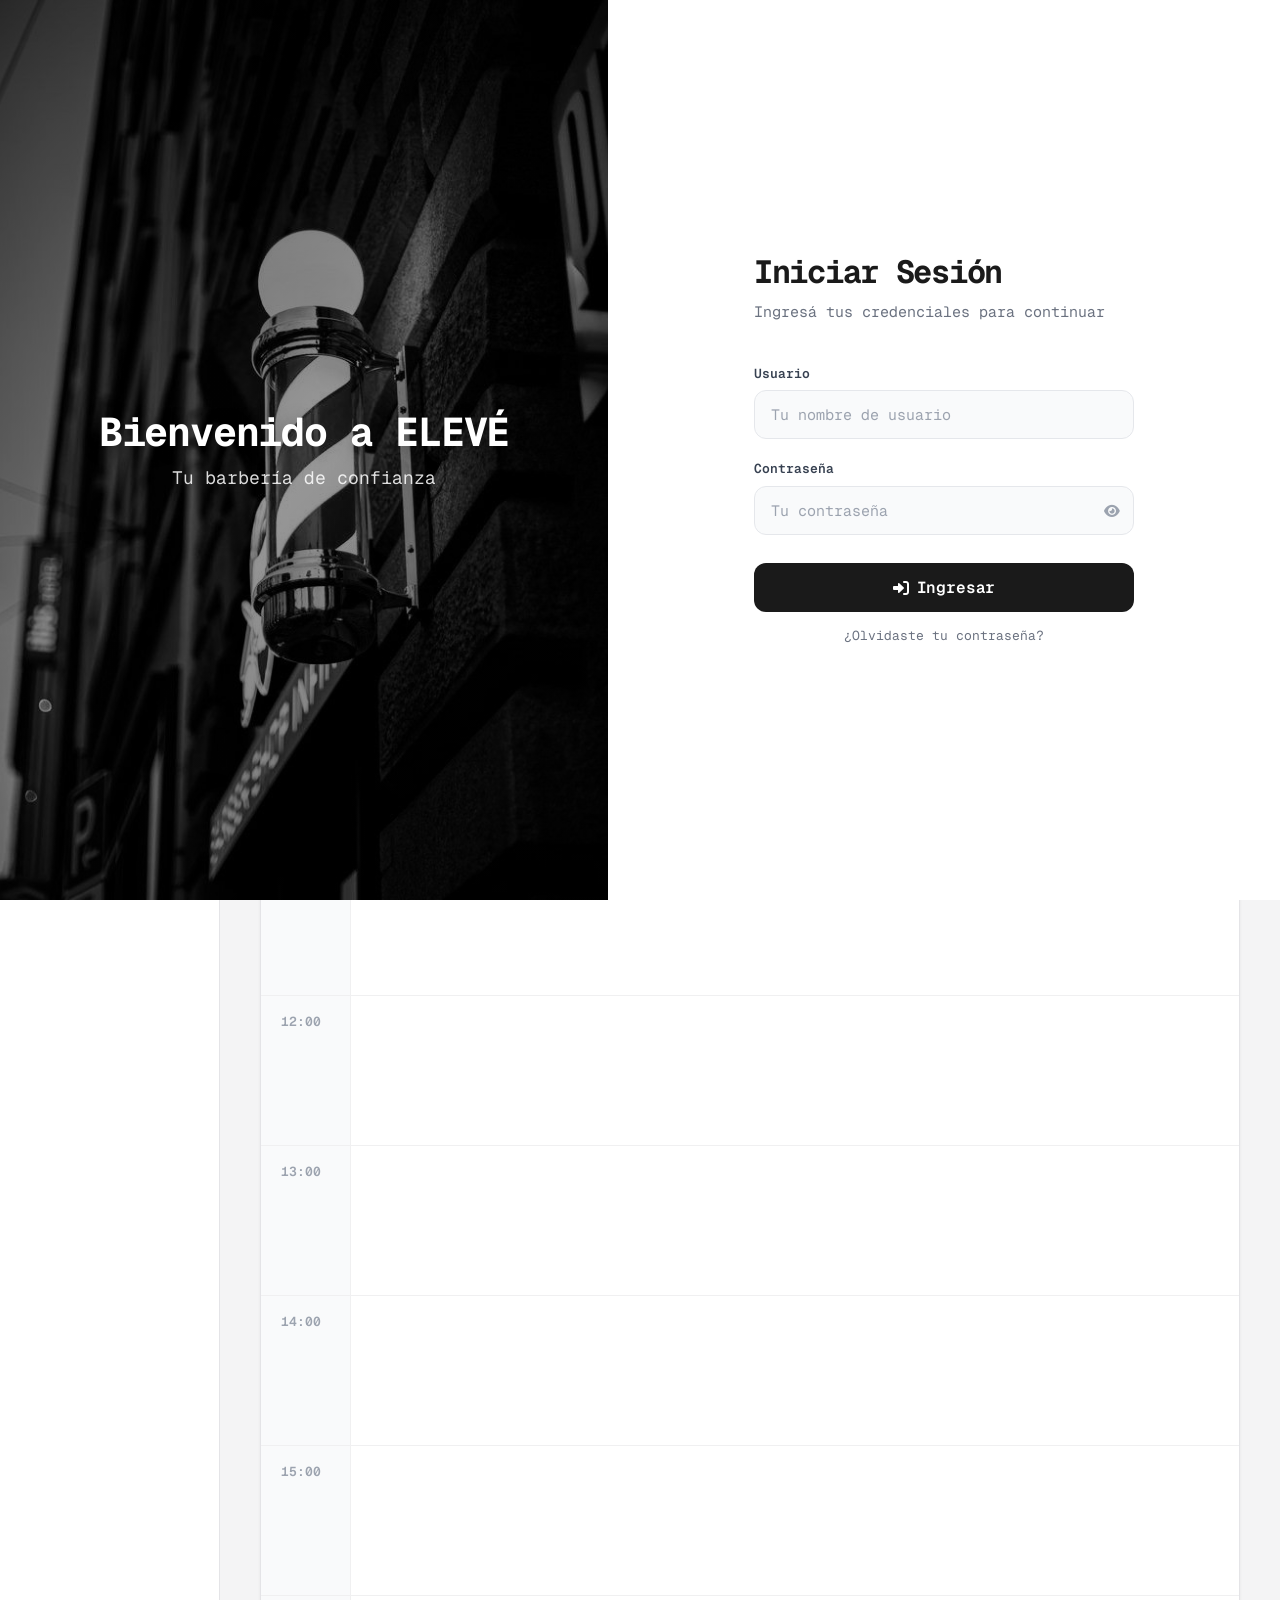
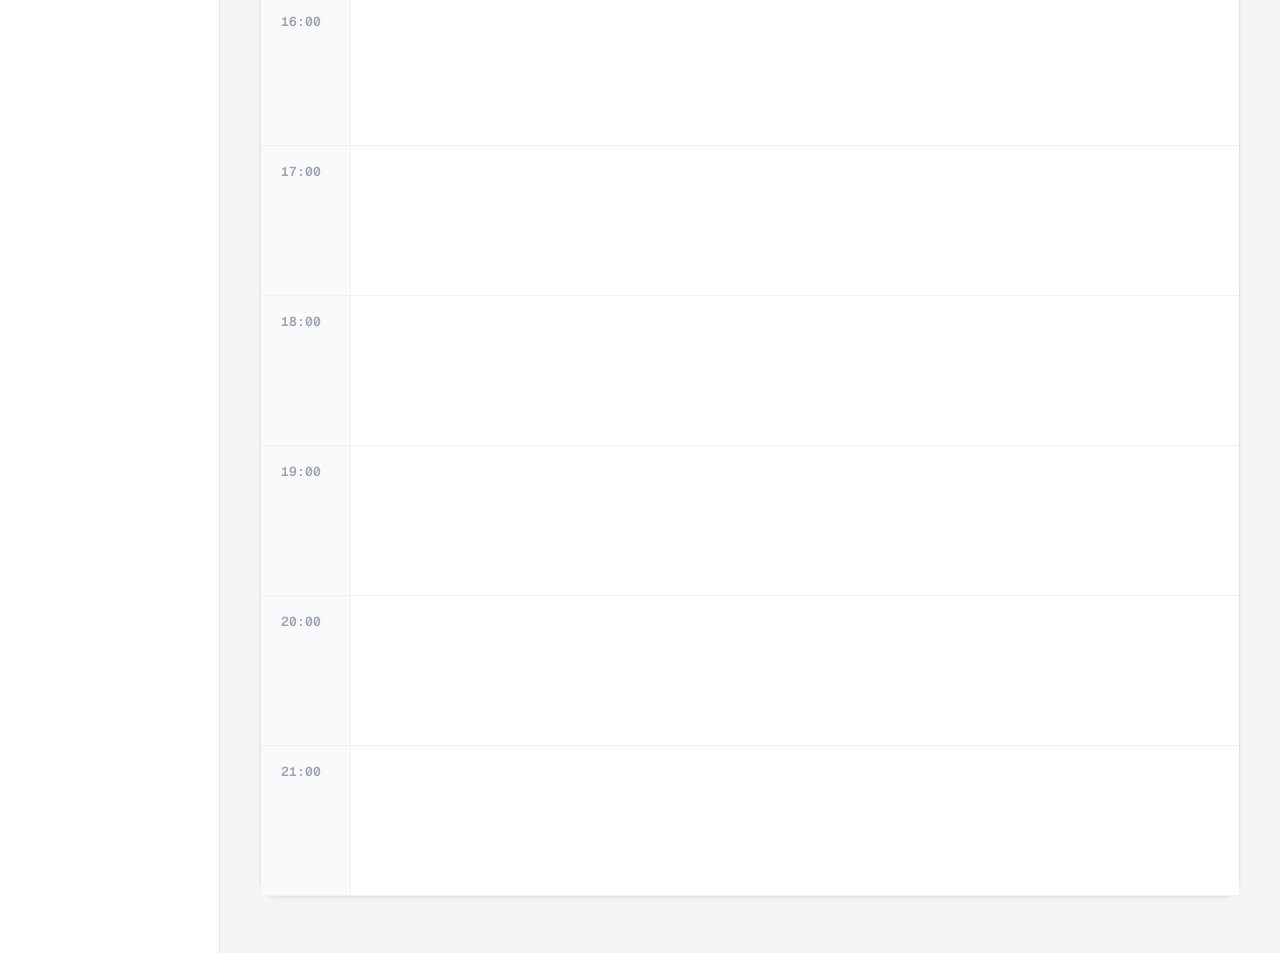
<file: FRONTEND/Dashboard/index.html>
<!DOCTYPE html>
<html lang="es">

<head>
    <meta charset="UTF-8">
    <meta name="viewport" content="width=device-width, initial-scale=1.0">
    <title>ELEVÉ - Gestión de Peluquería</title>
    <link rel="preconnect" href="https://fonts.googleapis.com">
    <link rel="preconnect" href="https://fonts.gstatic.com" crossorigin>
    <link href="https://fonts.googleapis.com/css2?family=Geist+Mono:wght@400;500;600;700&display=swap" rel="stylesheet">
    <link rel="stylesheet" href="./style.css">
    <link href="https://cdnjs.cloudflare.com/ajax/libs/font-awesome/6.0.0/css/all.min.css" rel="stylesheet">
</head> 

<body>
    <!-- Actualizando todas las clases a español -->
    <!-- Overlay de Login - Pantalla dividida -->
    <div id="login-overlay" class="login-overlay">
        <!-- Lado izquierdo: Imagen -->
        <div class="login-imagen">
            <div class="login-imagen-contenido">
                <h2 class="login-imagen-titulo">Bienvenido a ELEVÉ</h2>
                <p class="login-imagen-subtitulo">Tu barbería de confianza</p>
            </div>
        </div>

        <!-- Lado derecho: Formulario -->
        <div class="login-formulario">
            <div class="login-card">
                <div id="login-header-principal" class="login-header">
                    <h1 class="login-titulo">Iniciar Sesión</h1>
                    <p class="login-subtitulo">Ingresá tus credenciales para continuar</p>
                </div>
                <form id="form-login" class="login-form" autocomplete="off">
                    <div class="grupo-formulario">
                        <label class="form-label" for="login-usuario">Usuario</label>
                        <input type="text" id="login-usuario" class="form-input" placeholder="Tu nombre de usuario"
                            required autocomplete="username">
                    </div>
                    <div class="grupo-formulario">
                        <label class="form-label" for="login-password">Contraseña</label>
                        <div class="input-password-wrapper">
                            <input type="password" id="login-password" class="form-input" placeholder="Tu contraseña"
                                required autocomplete="current-password">
                            <button type="button" id="toggle-login-password" class="btn-toggle-password"
                                title="Mostrar contraseña">
                                <i class="fas fa-eye"></i>
                            </button>
                        </div>
                    </div>
                    <div id="login-error" class="login-error"></div>
                    <button type="submit" class="boton-primario login-btn-submit">
                        <i class="fas fa-sign-in-alt"></i>
                        Ingresar
                    </button>
                    <a href="#" id="link-recuperar" class="login-recuperar-link">¿Olvidaste tu contraseña?</a>
                </form>

                <!-- Panel recuperar contraseña (oculto por defecto) -->
                <div id="panel-recuperar" class="panel-recuperar" style="display:none">
                    <div class="login-header">
                        <h1 class="login-titulo">Recuperar contraseña</h1>
                        <p id="recuperar-subtitulo" class="login-subtitulo">Ingresá tu mail y te enviamos las
                            instrucciones</p>
                    </div>

                    <!-- Paso 1: Email -->
                    <div id="recuperar-paso1">
                        <div class="grupo-formulario">
                            <label class="form-label" for="recuperar-email">Correo electrónico</label>
                            <input type="email" id="recuperar-email" class="form-input" placeholder="tu@mail.com"
                                autocomplete="email">
                        </div>
                        <div id="recuperar-error" class="login-error"></div>
                        <button type="button" id="btn-enviar-mail" class="boton-primario login-btn-submit">
                            <i class="fas fa-paper-plane"></i>
                            Enviar instrucciones
                        </button>
                    </div>

                    <!-- Paso 2: Nueva contraseña (oculto hasta simular envío) -->
                    <div id="recuperar-paso2" style="display:none">
                        <div class="grupo-formulario">
                            <label class="form-label" for="recuperar-nueva">Nueva contraseña</label>
                            <input type="password" id="recuperar-nueva" class="form-input"
                                placeholder="Nueva contraseña">
                        </div>
                        <div class="grupo-formulario">
                            <label class="form-label" for="recuperar-confirmar">Confirmar contraseña</label>
                            <input type="password" id="recuperar-confirmar" class="form-input"
                                placeholder="Repetí la nueva contraseña">
                        </div>
                        <div id="recuperar-error2" class="login-error"></div>
                        <button type="button" id="btn-confirmar-recuperar" class="boton-primario login-btn-submit">
                            <i class="fas fa-key"></i>
                            Cambiar contraseña
                        </button>
                    </div>

                    <a href="#" id="link-volver-login" class="login-recuperar-link">← Volver al inicio de sesión</a>
                </div>

   <!--              <p class="login-demo-hint">
                    <span><strong>admin</strong> / admin123</span>
                    <span><strong>empleado</strong> / empleado123</span>
                </p> -->
            </div>
        </div>
    </div>

    <header class="encabezado">
        <div class="contenido-encabezado">
            <button type="button" id="btn-menu-hamburguesa" class="btn-menu-hamburguesa"
                aria-label="Abrir menú de navegación" aria-expanded="false" aria-controls="menu-navegacion-mobile">
                <i class="fas fa-bars" aria-hidden="true"></i>
            </button>
            <div class="seccion-logo">
                <img src="img/logo-eleve-02.jpg" alt="ELEVÉ Barbería" width="200">
            </div>
            <div class="header-acciones">
                <div id="info-usuario-header"></div>
                <button id="btn-logout" class="boton-icono" title="Cerrar sesión" aria-label="Cerrar sesión">
                    <i class="fas fa-sign-out-alt"></i>
                </button>
            </div>
        </div>
    </header>

    <div id="menu-nav-overlay" class="menu-nav-overlay" hidden></div>

    <div class="contenedor-principal">
        <aside class="barra-lateral" id="menu-navegacion-mobile">
            <div class="menu-lateral-cabecera">
                <div class="menu-lateral-brand">
                    <img src="img/logo-eleve-02.jpg" alt="ELEVÉ Barbería" class="menu-lateral-logo">
                </div>
                <button type="button" id="btn-cerrar-menu-nav" class="boton-icono" aria-label="Cerrar menú">
                    <i class="fas fa-times"></i>
                </button>
            </div>
            <nav class="navegacion" aria-label="Navegación principal">
                <button class="boton-navegacion activo" data-tab="agenda">
                    <i class="fas fa-calendar"></i>
                    Agenda
                </button>
                <button class="boton-navegacion" data-tab="financiero">
                    <i class="fas fa-chart-bar"></i>
                    Dashboard
                </button>
                <button class="boton-navegacion" data-tab="clientes">
                    <i class="fas fa-users"></i>
                    Clientes
                </button>
                <!-- Agregando botones para Servicios y Empleados -->
                <button class="boton-navegacion" data-tab="servicios">
                    <i class="fas fa-cut"></i>
                    Servicios
                </button>
                <button class="boton-navegacion" data-tab="caja">
                    <i class="fas fa-cash-register"></i>
                    Caja
                </button>
                <button class="boton-navegacion" data-tab="productos">
                    <i class="fas fa-box"></i>
                    Productos
                </button>
                <button class="boton-navegacion" data-tab="negocio">
                    <i class="fas fa-store"></i>
                    Negocio
                </button>
                <button class="boton-navegacion" data-tab="empleados">
                    <i class="fas fa-user-tie"></i>
                    Empleados
                </button>
                <button class="boton-navegacion" data-tab="usuarios">
                    <i class="fas fa-shield-alt"></i>
                    Usuarios
                </button>
            </nav>
        </aside>

        <main class="contenido">
            <div id="agenda" class="contenido-pestana activo">
                <div class="encabezado-pagina">
                    <div class="titulo-pagina">
                        <h2>Agenda del Día</h2>
                        <p id="current-date"></p>
                    </div>
                    <div class="acciones-pagina">
                        <button class="boton-secundario" id="btnHistorial">
                            <svg fill="none" stroke="currentColor" viewBox="0 0 24 24" style="width:15px;height:15px;"><path stroke-linecap="round" stroke-linejoin="round" stroke-width="2" d="M12 8v4l3 3m6-3a9 9 0 11-18 0 9 9 0 0118 0z"/></svg>
                            Historial
                        </button>
                        <button class="boton-primario" id="btnNuevoTurno">
                            <i class="fas fa-plus"></i>
                            Nuevo Turno
                        </button>
                    </div>
                </div>

                <div class="cuadricula-estadisticas">
                    <div class="tarjeta-estadistica">
                        <div class="icono-estadistica azul">
                            <i class="fas fa-calendar"></i>
                        </div>
                        <div class="informacion-estadistica">
                            <p class="etiqueta-estadistica">Total Turnos</p>
                            <p class="valor-estadistica" id="total-appointments">4</p>
                        </div>
                    </div>
                    <div class="tarjeta-estadistica">
                        <div class="icono-estadistica">
                            <i class="fas fa-clock"></i>
                        </div>
                        <div class="informacion-estadistica">
                            <p class="etiqueta-estadistica">Turnos Reservados</p>
                            <p class="valor-estadistica" id="reserved-appointments">2</p>
                        </div>
                    </div>
                    <div class="tarjeta-estadistica">
                        <div class="icono-estadistica">
                            <i class="fas fa-user"></i>
                        </div>
                        <div class="informacion-estadistica">
                            <p class="etiqueta-estadistica">Turnos Completados</p>
                            <p class="valor-estadistica" id="completed-appointments">1</p>
                        </div>
                    </div>
                    <div class="tarjeta-estadistica">
                        <div class="icono-estadistica">
                            <i class="fas fa-dollar-sign"></i>
                        </div>
                        <div class="informacion-estadistica">
                            <p class="etiqueta-estadistica">Ingresos Día</p>
                            <p class="valor-estadistica" id="daily-revenue">$113</p>
                        </div>
                    </div>
                </div>

                <div class="contenedor-principal-agenda">
                    <div class="tarjeta">
                        <div class="barra-navegacion-agenda">
                            <div class="navegacion-pestanas" id="navPestanas"></div>
                            <div class="leyenda-estados" id="leyendaEstados"></div>
                        </div>
                        <!-- Encabezado con fecha -->
                        <div class="encabezado-grilla">
                            <div class="info-encabezado">
                                <svg class="icono" id="iconoEncabezado" fill="none" stroke="currentColor"
                                    viewBox="0 0 24 24">
                                    <circle cx="12" cy="12" r="10" stroke-width="2" />
                                    <path d="M12 6v6l4 2" stroke-width="2" stroke-linecap="round" />
                                </svg>
                                <div>
                                    <div class="titulo-encabezado" id="tituloEncabezado"></div>
                                    <div class="subtitulo-encabezado" id="subtituloEncabezado"></div>
                                </div>
                            </div>

                            <div class="navegacion-fecha">
                                <button class="boton-icono" id="btnDiaAnterior" title="Día anterior">
                                    <svg class="icono" fill="none" stroke="currentColor" viewBox="0 0 24 24">
                                        <path d="M15 19l-7-7 7-7" stroke-width="2" stroke-linecap="round"
                                            stroke-linejoin="round" />
                                    </svg>
                                </button>

                                <button class="boton-primario" id="btnHoy">
                                    <svg class="icono" fill="none" stroke="currentColor" viewBox="0 0 24 24">
                                        <rect x="3" y="4" width="18" height="18" rx="2" ry="2" stroke-width="2" />
                                        <line x1="16" y1="2" x2="16" y2="6" stroke-width="2" stroke-linecap="round" />
                                        <line x1="8" y1="2" x2="8" y2="6" stroke-width="2" stroke-linecap="round" />
                                        <line x1="3" y1="10" x2="21" y2="10" stroke-width="2" />
                                    </svg>
                                    <span class="texto-btn-hoy">Hoy</span>
                                </button>

                                <button class="boton-icono" id="btnDiaSiguiente" title="Día siguiente">
                                    <svg class="icono" fill="none" stroke="currentColor" viewBox="0 0 24 24">
                                        <path d="M9 5l7 7-7 7" stroke-width="2" stroke-linecap="round"
                                            stroke-linejoin="round" />
                                    </svg>
                                </button>
                            </div>
                        </div>

                        <!-- Grilla de turnos -->
                        <div class="contenedor-grilla">
                            <div class="envoltorio-grilla">
                                <div class="cabecera-grilla">
                                    <div class="celda-cabecera">Hora</div>
                                    <div class="celda-cabecera">Turnos del día</div>
                                </div>

                                <div class="cuerpo-grilla" id="cuerpoGrilla">



                                </div>
                            </div>
                        </div>
                    </div>
                </div>

                <!-- Modal -->
                <div class="modal" id="modalSuperpuesto">
                    <div class="contenido-modal">
                        <div class="encabezado-modal">
                            <h3 id="tituloModal">Detalles del Turno</h3>
                            <button class="cerrar-modal" id="btnCerrarModal">&times;</button>
                        </div>
                        <div class="cuerpo-modal" id="cuerpoModal"></div>
                    </div>
                </div>
            </div>

            <div id="financiero" class="contenido-pestana">
                <div class="encabezado-pagina">
                    <div class="titulo-pagina">
                        <h2>Dashboard</h2>
                        <p>Rendimiento del Negocio </p>
                    </div>
                    <div class="acciones-pagina">
                        <div class="grupo-periodo" id="period-selector">
                            <button class="btn-periodo" data-periodo="day">Día</button>
                            <button class="btn-periodo activo" data-periodo="week">Semana</button>
                            <button class="btn-periodo" data-periodo="month">Mes</button>
                        </div>
                    </div>
                </div>

                <div class="cuadricula-financiera">
                    <div class="tarjeta-financiera ingresos-totales">
                        <div class="encabezado-financiero">
                            <i class="fas fa-dollar-sign"></i>
                            <span>Ingresos Totales</span>
                        </div>
                        <div class="contenido-financiero">
                            <p class="cantidad-financiera" id="kpi-total-revenue">$0</p>
                            <div class="indicador-crecimiento positivo" id="kpi-revenue-change">
                                <span>↗ 0%</span>
                            </div>
                        </div>
                    </div>
                    <div class="tarjeta-financiera servicios">
                        <div class="encabezado-financiero">
                            <i class="fas fa-calendar-check"></i>
                            <span>Turnos Completados</span>
                        </div>
                        <div class="contenido-financiero">
                            <p class="contador-financiero" id="kpi-total-appts">0</p>
                            <p class="ingresos-financieros" id="kpi-avg-revenue-appt">$0 por turno</p>
                        </div>
                    </div>
                    <div class="tarjeta-financiera productos">
                        <div class="encabezado-financiero">
                            <i class="fas fa-chart-line"></i>
                            <span>Tasa de Ocupación</span>
                        </div>
                        <div class="contenido-financiero">
                            <p class="contador-financiero" id="kpi-occupancy-rate">0%</p>
                            <p class="ingresos-financieros" id="kpi-total-hours">0 horas</p>
                        </div>
                    </div>
                </div>

                <div class="cuadricula-metricas-clave">
                    <div class="tarjeta-metrica">
                        <div class="encabezado-metrica">
                            <div class="icono-metrica">
                                <i class="fas fa-user-plus"></i>
                            </div>
                        </div>
                        <div class="valor-metrica" id="metric-nuevos-clientes">0</div>
                        <div class="etiqueta-metrica">Clientes Nuevos</div>
                    </div>
                    <div class="tarjeta-metrica">
                        <div class="encabezado-metrica">
                            <div class="icono-metrica">
                                <i class="fas fa-heart"></i>
                            </div>
                        </div>
                        <div class="valor-metrica" id="metric-fidelidad-kpi">0%</div>
                        <div class="etiqueta-metrica">Tasa de Fidelidad</div>
                    </div>
                    <div class="tarjeta-metrica">
                        <div class="encabezado-metrica">
                            <div class="icono-metrica">
                                <i class="fas fa-calendar-times"></i>
                            </div>
                        </div>
                        <div class="valor-metrica" id="metric-cancelacion-kpi">0%</div>
                        <div class="etiqueta-metrica">Tasa de Cancelación</div>
                    </div>
                    <div class="tarjeta-metrica">
                        <div class="encabezado-metrica">
                            <div class="icono-metrica">
                                <i class="fas fa-user-clock"></i>
                            </div>
                        </div>
                        <div class="valor-metrica" id="metric-ausentes-kpi">0</div>
                        <div class="etiqueta-metrica">Turnos Ausentes</div>
                    </div>
                </div>


                <div class="cuadricula-kpi-3-col">

                    <div class="tarjeta-grafico">
                        <div class="encabezado-grafico">
                            <i class="fas fa-user-tie"></i>
                            <h4>Servicios por Empleado</h4>
                        </div>
                        <div class="contenedor-grafico">
                            <div class="grafico-barras" id="grafico-servicios-empleado"></div>
                        </div>
                    </div>

                    <div class="tarjeta-grafico">
                        <div class="encabezado-grafico">
                            <i class="fas fa-chart-pie"></i>
                            <h4>Ocupación por Empleado</h4>
                        </div>
                        <div class="contenedor-grafico">
                            <div class="grafico-ocupacion" id="grafico-ocupacion-empleado"></div>
                        </div>
                    </div>

                    <div class="tarjeta-grafico">
                        <div class="encabezado-grafico">
                            <i class="fas fa-clock"></i>
                            <h4>Horas Pico (Turnos por Hora)</h4>
                        </div>
                        <div class="contenedor-grafico">
                            <div class="grafico-linea-contenedor" id="grafico-turnos-hora-contenedor"></div>
                        </div>
                    </div>

                    <div class="tarjeta-grafico">
                        <div class="encabezado-grafico">
                            <i class="fas fa-star"></i>
                            <h4>Servicios Populares</h4>
                        </div>
                        <div class="contenedor-grafico" id="dona-servicios-populares"></div>
                    </div>

                    <div class="tarjeta-grafico">
                        <div class="encabezado-grafico">
                            <i class="fas fa-users"></i>
                            <h4>Fidelidad de Clientes</h4>
                        </div>
                        <div class="contenedor-grafico" id="dona-fidelidad-clientes"></div>
                    </div>

                    <div class="tarjeta-grafico">
                        <div class="encabezado-grafico">
                            <i class="fas fa-tasks"></i>
                            <h4>Estado de Turnos</h4>
                        </div>
                        <div class="contenedor-grafico" id="dona-estado-turnos"></div>
                    </div>

                </div>

            </div>

            <!-- Actualizando sección de Clientes -->
            <div id="clientes" class="contenido-pestana">
                <div class="encabezado-pagina">
                    <div class="titulo-pagina">
                        <h2>Gestión de Clientes</h2>
                        <p>Administra la información de tus clientes</p>
                    </div>
                    <div class="acciones-pagina">
                        <button class="boton-primario" id="btn-nuevo-cliente">
                            <i class="fas fa-plus"></i>
                            Nuevo Cliente
                        </button>
                    </div>
                </div>
                <!-- AGREGAR DESPUÉS DEL encabezado-pagina EN CLIENTES -->
                <div class="metricas-seccion">
                    <div class="tarjeta-metrica">
                        <div class="encabezado-metrica">
                            <div class="icono-metrica">
                                <i class="fas fa-users"></i>
                            </div>
                            <span class="tendencia-metrica positiva">Total</span>
                        </div>
                        <div class="valor-metrica" id="total-clientes">0</div>
                        <div class="etiqueta-metrica">Clientes Registrados</div>
                        <div class="detalle-metrica">En la base de datos</div>
                    </div>

                    <div class="tarjeta-metrica">
                        <div class="encabezado-metrica">
                            <div class="icono-metrica">
                                <i class="fas fa-calendar-check"></i>
                            </div>
                            <span class="tendencia-metrica neutral">Mes</span>
                        </div>
                        <div class="valor-metrica" id="clientes-mes">0</div>
                        <div class="etiqueta-metrica">Nuevos Este Mes</div>
                        <div class="detalle-metrica">Últimos 30 días</div>
                    </div>

                    <div class="tarjeta-metrica">
                        <div class="encabezado-metrica">
                            <div class="icono-metrica">
                                <i class="fas fa-star"></i>
                            </div>
                            <span class="tendencia-metrica positiva">Top</span>
                        </div>
                        <div class="valor-metrica" id="clientes-frecuentes">0</div>
                        <div class="etiqueta-metrica">Clientes Frecuentes</div>
                        <div class="detalle-metrica">Más de 5 visitas</div>
                    </div>
                </div>

                <div class="tarjeta">
                    <div class="contenido-tarjeta">
                        <input type="text" id="buscador-clientes" class="entrada-busqueda buscador-lista"
                            placeholder="Buscar clientes...">
                        <div id="lista-clientes" class="lista-elementos"></div>
                    </div>
                </div>
            </div>

            <!-- Agregando sección de Servicios -->
            <div id="servicios" class="contenido-pestana">
                <div class="encabezado-pagina">
                    <div class="titulo-pagina">
                        <h2>Gestión de Servicios</h2>
                        <p>Administra los servicios que ofreces</p>
                    </div>

                    <div class="acciones-pagina">
                        <button class="boton-primario" id="btn-nuevo-servicio">
                            <i class="fas fa-plus"></i>
                            Nuevo Servicio
                        </button>
                    </div>
                </div>
                <div class="metricas-seccion">
                    <div class="tarjeta-metrica">
                        <div class="encabezado-metrica">
                            <div class="icono-metrica">
                                <i class="fas fa-cut"></i>
                            </div>
                            <span class="tendencia-metrica positiva">Total</span>
                        </div>
                        <div class="valor-metrica" id="total-servicios">0</div>
                        <div class="etiqueta-metrica">Servicios Activos</div>
                        <div class="detalle-metrica">Disponibles para agendar</div>
                    </div>

                    <div class="tarjeta-metrica">
                        <div class="encabezado-metrica">
                            <div class="icono-metrica">
                                <i class="fas fa-dollar-sign"></i>
                            </div>
                            <span class="tendencia-metrica neutral">Promedio</span>
                        </div>
                        <div class="valor-metrica" id="precio-promedio">$0</div>
                        <div class="etiqueta-metrica">Precio Promedio</div>
                        <div class="detalle-metrica">Por servicio</div>
                    </div>

                    <div class="tarjeta-metrica">
                        <div class="encabezado-metrica">
                            <div class="icono-metrica">
                                <i class="fas fa-clock"></i>
                            </div>
                            <span class="tendencia-metrica neutral">Duración</span>
                        </div>
                        <div class="valor-metrica" id="duracion-promedio">0min</div>
                        <div class="etiqueta-metrica">Duración Promedio</div>
                        <div class="detalle-metrica">Por servicio</div>
                    </div>
                </div>

                <div class="tarjeta">
                    <div class="contenido-tarjeta">
                        <input type="text" id="buscador-servicios" class="entrada-busqueda buscador-lista"
                            placeholder="Buscar servicios...">
                        <div id="lista-servicios" class="lista-elementos"></div>
                    </div>
                </div>
            </div>

            <!-- Módulo Caja (POS) -->
            <div id="caja" class="contenido-pestana">
                <div class="encabezado-pagina encabezado-caja">
                    <div class="titulo-pagina">
                        <h2>Caja</h2>
                        <p class="subtitulo-caja">Carrito de ventas y cobros del día</p>
                    </div>
                    <div class="acciones-pagina acciones-caja">
                        <span id="estado-caja-badge" class="estado-caja-badge abierta">Caja abierta</span>
                        <button type="button" class="boton-secundario btn-caja-header" id="btn-abrir-caja" style="display:none">
                            <i class="fas fa-door-open"></i><span>Abrir</span>
                        </button>
                        <button type="button" class="boton-secundario btn-caja-header" id="btn-cerrar-caja">
                            <i class="fas fa-door-closed"></i><span>Cerrar</span>
                        </button>
                    </div>
                </div>

                <div class="metricas-seccion metricas-caja">
                    <div class="tarjeta-metrica">
                        <div class="encabezado-metrica">
                            <div class="icono-metrica"><i class="fas fa-dollar-sign"></i></div>
                            <span class="tendencia-metrica positiva">Hoy</span>
                        </div>
                        <div class="valor-metrica valor-tabular" id="caja-total-dia">$0</div>
                        <div class="etiqueta-metrica">Total vendido</div>
                    </div>
                    <div class="tarjeta-metrica">
                        <div class="encabezado-metrica">
                            <div class="icono-metrica"><i class="fas fa-receipt"></i></div>
                        </div>
                        <div class="valor-metrica valor-tabular" id="caja-cant-ventas">0</div>
                        <div class="etiqueta-metrica">Ventas del día</div>
                    </div>
                    <div class="tarjeta-metrica metrica-carrito-mobile">
                        <div class="encabezado-metrica">
                            <div class="icono-metrica"><i class="fas fa-shopping-basket"></i></div>
                        </div>
                        <div class="valor-metrica valor-tabular" id="carrito-contador">0</div>
                        <div class="etiqueta-metrica">Ítems en carrito</div>
                    </div>
                </div>

                <div class="layout-caja">
                    <section class="caja-catalogo" aria-label="Catálogo de productos">
                        <div class="caja-catalogo-toolbar">
                            <input type="search" id="buscador-caja" class="entrada-busqueda"
                                placeholder="Buscar producto..." autocomplete="off">
                            <div class="filtros-chips-scroll">
                                <div class="filtros-chips" id="filtros-categoria-caja" role="group" aria-label="Filtrar por categoría"></div>
                            </div>
                        </div>
                        <div class="grid-productos-caja" id="grid-productos-caja"></div>
                    </section>

                    <div class="caja-carrito-overlay" id="caja-carrito-overlay" hidden></div>

                    <aside class="caja-carrito-panel" id="caja-carrito-panel" aria-label="Carrito de compra">
                        <div class="carrito-sheet">
                            <div class="carrito-panel-handle" aria-hidden="true"></div>
                            <header class="carrito-header">
                                <h3>Carrito <span class="carrito-header-count" id="carrito-header-count"></span></h3>
                                <div class="carrito-header-actions">
                                    <button type="button" class="carrito-btn-vaciar" id="btn-vaciar-carrito">Vaciar</button>
                                    <button type="button" class="carrito-btn-cerrar" id="btn-cerrar-carrito-mobile" aria-label="Cerrar carrito">
                                        <i class="fas fa-times"></i>
                                    </button>
                                </div>
                            </header>

                            <div class="carrito-sheet-body">
                                <div class="carrito-vinculos">
                                    <div class="carrito-campo">
                                        <label for="select-turno-caja">Turno</label>
                                        <select id="select-turno-caja" class="form-select">
                                            <option value="">Venta mostrador</option>
                                        </select>
                                    </div>
                                    <div class="carrito-campo">
                                        <label for="carrito-cliente">Cliente</label>
                                        <input type="text" id="carrito-cliente" class="form-input"
                                            placeholder="Opcional" autocomplete="off">
                                    </div>
                                </div>

                                <div class="carrito-items" id="carrito-items"></div>

                                <details class="ventas-dia-collapsible" id="ventas-dia-collapsible">
                                    <summary>
                                        Ventas de hoy
                                        <span class="ventas-dia-badge" id="ventas-dia-count">0</span>
                                    </summary>
                                    <div class="ventas-dia-seccion">
                                        <button type="button" class="carrito-btn-vaciar" id="btn-ver-ventas-dia">Actualizar</button>
                                        <div id="ventas-dia-lista" class="ventas-dia-lista"></div>
                                    </div>
                                </details>
                            </div>

                            <footer class="carrito-sheet-footer">
                                <div class="carrito-totales">
                                    <div class="carrito-fila-total carrito-fila-total-final">
                                        <span>Total</span>
                                        <strong class="valor-tabular" id="carrito-total">$0</strong>
                                    </div>
                                    <span class="carrito-subtotal-oculto valor-tabular" id="carrito-subtotal" aria-hidden="true">$0</span>
                                </div>
                                <button type="button" class="boton-primario btn-cobrar-caja" id="btn-cobrar-caja" disabled>
                                    Cobrar
                                </button>
                            </footer>
                        </div>
                    </aside>
                </div>

                <div class="caja-mobile-dock" id="caja-mobile-dock">
                    <button type="button" class="caja-dock-ver-carrito" id="btn-toggle-carrito-mobile" aria-expanded="false">
                        <i class="fas fa-shopping-bag"></i>
                        <span>Ver carrito</span>
                        <span class="caja-dock-badge" id="caja-dock-badge">0</span>
                    </button>
                    <div class="caja-dock-totales">
                        <span class="caja-dock-total valor-tabular" id="caja-dock-total">$0</span>
                        <span class="caja-dock-items" id="caja-dock-items">Sin ítems</span>
                    </div>
                    <button type="button" class="boton-primario caja-dock-cobrar" id="btn-cobrar-caja-mobile" disabled>
                        Cobrar
                    </button>
                </div>
            </div>

            <!-- Módulo Productos -->
            <div id="productos" class="contenido-pestana">
                <div class="encabezado-pagina">
                    <div class="titulo-pagina">
                        <h2>Gestión de Productos</h2>
                        <p>Catálogo de productos para la caja</p>
                    </div>
                    <div class="acciones-pagina">
                        <button class="boton-primario" id="btn-nuevo-producto">
                            <i class="fas fa-plus"></i><span>Nuevo Producto</span>
                        </button>
                    </div>
                </div>

                <div class="metricas-seccion">
                    <div class="tarjeta-metrica">
                        <div class="encabezado-metrica">
                            <div class="icono-metrica"><i class="fas fa-box"></i></div>
                        </div>
                        <div class="valor-metrica" id="total-productos">0</div>
                        <div class="etiqueta-metrica">Productos activos</div>
                    </div>
                    <div class="tarjeta-metrica">
                        <div class="encabezado-metrica">
                            <div class="icono-metrica"><i class="fas fa-exclamation-triangle"></i></div>
                        </div>
                        <div class="valor-metrica" id="productos-stock-bajo">0</div>
                        <div class="etiqueta-metrica">Stock bajo (≤5)</div>
                    </div>
                    <div class="tarjeta-metrica">
                        <div class="encabezado-metrica">
                            <div class="icono-metrica"><i class="fas fa-tag"></i></div>
                        </div>
                        <div class="valor-metrica" id="precio-promedio-productos">$0</div>
                        <div class="etiqueta-metrica">Precio promedio</div>
                    </div>
                </div>

                <div class="tarjeta">
                    <div class="contenido-tarjeta">
                        <div class="toolbar-productos">
                            <input type="search" id="buscador-productos" class="entrada-busqueda buscador-lista"
                                placeholder="Buscar productos...">
                            <select id="filtro-categoria-productos" class="form-select filtro-categoria-select">
                                <option value="todas">Todas las categorías</option>
                            </select>
                        </div>
                        <div id="lista-productos" class="lista-elementos"></div>
                    </div>
                </div>
            </div>

            <!-- Módulo Negocio -->
            <div id="negocio" class="contenido-pestana">
                <div class="encabezado-pagina">
                    <div class="titulo-pagina">
                        <h2>Configuración del Negocio</h2>
                        <p>Datos del local, redes, horarios y variables globales</p>
                    </div>
                </div>

                <div class="layout-negocio">
                    <nav class="negocio-subnav-scroll">
                        <nav class="negocio-subnav" aria-label="Secciones de configuración">
                        <button type="button" class="activo" data-seccion-negocio="general">
                            <i class="fas fa-building"></i> General
                        </button>
                        <button type="button" data-seccion-negocio="redes">
                            <i class="fas fa-share-alt"></i> Redes
                        </button>
                        <button type="button" data-seccion-negocio="ubicacion">
                            <i class="fas fa-map-marker-alt"></i> Ubicación
                        </button>
                        <button type="button" data-seccion-negocio="horarios">
                            <i class="fas fa-clock"></i> Horarios
                        </button>
                        </nav>
                    </nav>

                    <div class="negocio-contenido">
                        <div class="negocio-preview-lateral">
                            <div class="tarjeta negocio-preview-card-wrap">
                                <h4>Vista previa pública</h4>
                                <div id="negocio-preview-card" class="negocio-preview-card"></div>
                            </div>
                            <div class="tarjeta negocio-maps-preview-wrap">
                                <h4>Mapa</h4>
                                <iframe id="negocio-maps-preview" class="negocio-maps-iframe" title="Ubicación"
                                    loading="lazy" referrerpolicy="no-referrer-when-downgrade"></iframe>
                            </div>
                        </div>

                        <div class="negocio-formularios">
                            <div id="negocio-panel-general" class="negocio-seccion-panel activo tarjeta">
                                <h3>Información general</h3>
                                <form id="form-negocio-general">
                                    <div class="negocio-logo-upload">
                                        <img id="negocio-logo-preview" src="img/logo-eleve-02.jpg" alt="Logo">
                                        <div>
                                            <label for="negocio-logo-input" class="boton-secundario boton-subir-logo">
                                                <i class="fas fa-upload"></i> Subir logo
                                            </label>
                                            <input type="file" id="negocio-logo-input" accept="image/*" hidden>
                                            <p class="form-help-text">JPG o PNG. Se guarda solo en demo local.</p>
                                        </div>
                                    </div>
                                    <div class="grupo-formulario">
                                        <label for="negocio-nombre">Nombre del negocio</label>
                                        <input type="text" id="negocio-nombre" class="form-input" required>
                                    </div>
                                    <div class="grupo-formulario">
                                        <label for="negocio-slogan">Slogan</label>
                                        <input type="text" id="negocio-slogan" class="form-input">
                                    </div>
                                    <div class="grupo-formulario">
                                        <label for="negocio-mensaje-reserva">Mensaje en reservas</label>
                                        <textarea id="negocio-mensaje-reserva" class="form-input" rows="2"></textarea>
                                    </div>
                                    <div class="grupo-formulario">
                                        <label for="negocio-politica">Política de cancelación</label>
                                        <textarea id="negocio-politica" class="form-input" rows="2"></textarea>
                                    </div>
                                    <button type="submit" class="boton-primario">Guardar</button>
                                </form>
                            </div>

                            <div id="negocio-panel-redes" class="negocio-seccion-panel tarjeta">
                                <h3>Contacto y redes</h3>
                                <form id="form-negocio-redes">
                                    <div class="grupo-formulario">
                                        <label for="negocio-telefono"><i class="fas fa-phone"></i> Teléfono</label>
                                        <input type="tel" id="negocio-telefono" class="form-input">
                                    </div>
                                    <div class="grupo-formulario">
                                        <label for="negocio-email"><i class="fas fa-envelope"></i> Email</label>
                                        <input type="email" id="negocio-email" class="form-input">
                                    </div>
                                    <div class="grupo-formulario">
                                        <label for="negocio-whatsapp"><i class="fab fa-whatsapp"></i> WhatsApp (número sin +)</label>
                                        <input type="text" id="negocio-whatsapp" class="form-input" placeholder="5491112345678">
                                    </div>
                                    <div class="grupo-formulario">
                                        <label for="negocio-instagram"><i class="fab fa-instagram"></i> Instagram URL</label>
                                        <input type="url" id="negocio-instagram" class="form-input">
                                    </div>
                                    <div class="grupo-formulario">
                                        <label for="negocio-facebook"><i class="fab fa-facebook"></i> Facebook URL</label>
                                        <input type="url" id="negocio-facebook" class="form-input">
                                    </div>
                                    <button type="submit" class="boton-primario">Guardar</button>
                                </form>
                            </div>

                            <div id="negocio-panel-ubicacion" class="negocio-seccion-panel tarjeta">
                                <h3>Ubicación</h3>
                                <form id="form-negocio-ubicacion">
                                    <div class="grupo-formulario">
                                        <label for="negocio-direccion">Dirección</label>
                                        <input type="text" id="negocio-direccion" class="form-input">
                                    </div>
                                    <div class="grupo-formulario">
                                        <label for="negocio-maps-link">Link de Google Maps</label>
                                        <input type="url" id="negocio-maps-link" class="form-input">
                                    </div>
                                    <div class="grupo-formulario">
                                        <label for="negocio-maps-embed">Iframe embed de Maps</label>
                                        <textarea id="negocio-maps-embed" class="form-input" rows="3"
                                            placeholder="https://www.google.com/maps/embed?pb=..."></textarea>
                                    </div>
                                    <button type="submit" class="boton-primario">Guardar</button>
                                </form>
                            </div>

                            <div id="negocio-panel-horarios" class="negocio-seccion-panel tarjeta">
                                <h3>Horarios de atención</h3>
                                <div id="tabla-horarios-negocio" class="tabla-horarios-negocio"></div>
                                <button type="button" class="boton-primario" id="btn-guardar-horarios">Guardar horarios</button>

                                <hr class="negocio-separador">

                                <h3>Días cerrados / feriados</h3>
                                <div class="agregar-dia-cerrado-fila">
                                    <input type="date" id="negocio-dia-cerrado-fecha" class="form-input">
                                    <input type="text" id="negocio-dia-cerrado-motivo" class="form-input"
                                        placeholder="Motivo (opcional)">
                                    <button type="button" class="boton-secundario" id="btn-agregar-dia-cerrado">
                                        <i class="fas fa-plus"></i> Agregar
                                    </button>
                                </div>
                                <div id="lista-dias-cerrados" class="lista-dias-cerrados"></div>
                            </div>
                        </div>
                    </div>
                </div>
            </div>

            <!-- Sección de Empleados -->
            <div id="empleados" class="contenido-pestana">
                <div class="encabezado-pagina">
                    <div class="titulo-pagina">
                        <h2>Gestión de Empleados</h2>
                        <p>Administra tu equipo de trabajo</p>
                    </div>
                    <div class="acciones-pagina">
                        <button class="boton-primario" id="btn-nuevo-empleado">
                            <i class="fas fa-plus"></i>
                            Nuevo Empleado
                        </button>
                    </div>
                </div>

                <!-- Solo las 4 métricas principales -->
                <div class="metricas-empleados">
                    <div class="tarjeta-metrica">
                        <div class="encabezado-metrica">
                            <div class="icono-metrica">
                                <i class="fas fa-users"></i>
                            </div>
                            <span class="tendencia-metrica positiva">Activo</span>
                        </div>
                        <div class="valor-metrica" id="total-empleados">0</div>
                        <div class="etiqueta-metrica">Total Empleados</div>
                        <div class="detalle-metrica" id="empleados-activos-detalle">0 activos</div>
                    </div>

                    <div class="tarjeta-metrica">
                        <div class="encabezado-metrica">
                            <div class="icono-metrica">
                                <i class="fas fa-calendar-check"></i>
                            </div>
                            <span class="tendencia-metrica neutral">Hoy</span>
                        </div>
                        <div class="valor-metrica" id="turnos-hoy">0</div>
                        <div class="etiqueta-metrica">Turnos Asignados</div>
                        <div class="detalle-metrica">Para el día de hoy</div>
                    </div>

                    <div class="tarjeta-metrica">
                        <div class="encabezado-metrica">
                            <div class="icono-metrica">
                                <i class="fas fa-star"></i>
                            </div>
                            <span class="tendencia-metrica positiva">Top</span>
                        </div>
                        <div class="valor-metrica" id="promedio-servicios">0</div>
                        <div class="etiqueta-metrica">Promedio Servicios/Día</div>
                        <div class="detalle-metrica">Por empleado</div>
                    </div>

                    <div class="tarjeta-metrica">
                        <div class="encabezado-metrica">
                            <div class="icono-metrica">
                                <i class="fas fa-clock"></i>
                            </div>
                            <span class="tendencia-metrica neutral">Tiempo</span>
                        </div>
                        <div class="valor-metrica" id="horas-trabajadas">0h</div>
                        <div class="etiqueta-metrica">Horas Trabajadas</div>
                        <div class="detalle-metrica">Esta semana</div>
                    </div>
                </div>

                <!-- Lista de empleados -->
                <div class="tarjeta">
                    <div class="contenido-tarjeta">
                        <input type="text" id="buscador-empleados" class="entrada-busqueda buscador-lista"
                            placeholder="Buscar empleados...">
                        <div id="lista-empleados" class="lista-elementos"></div>
                    </div>
                </div>
            </div>

            <!-- Módulo Usuarios -->
            <div id="usuarios" class="contenido-pestana">
                <div class="encabezado-pagina">
                    <div class="titulo-pagina">
                        <h2>Usuarios del Sistema</h2>
                        <p>Administra quién tiene acceso al panel de gestión</p>
                    </div>
                    <div class="acciones-pagina">
                        <button class="boton-primario" id="btn-nuevo-usuario">
                            <i class="fas fa-plus"></i>
                            Nuevo Usuario
                        </button>
                    </div>
                </div>

                <!-- Métricas -->
                <div class="metricas-seccion">
                    <div class="tarjeta-metrica">
                        <div class="encabezado-metrica">
                            <div class="icono-metrica">
                                <i class="fas fa-users"></i>
                            </div>
                            <span class="tendencia-metrica neutral">Total</span>
                        </div>
                        <div class="valor-metrica" id="total-usuarios">0</div>
                        <div class="etiqueta-metrica">Usuarios Registrados</div>
                        <div class="detalle-metrica">Con acceso al sistema</div>
                    </div>

                    <div class="tarjeta-metrica">
                        <div class="encabezado-metrica">
                            <div class="icono-metrica">
                                <i class="fas fa-shield-alt"></i>
                            </div>
                            <span class="tendencia-metrica positiva">Admin</span>
                        </div>
                        <div class="valor-metrica" id="total-admins">0</div>
                        <div class="etiqueta-metrica">Administradores</div>
                        <div class="detalle-metrica">Acceso completo</div>
                    </div>

                    <div class="tarjeta-metrica">
                        <div class="encabezado-metrica">
                            <div class="icono-metrica">
                                <i class="fas fa-user-tie"></i>
                            </div>
                            <span class="tendencia-metrica neutral">Equipo</span>
                        </div>
                        <div class="valor-metrica" id="total-empleados-usuarios">0</div>
                        <div class="etiqueta-metrica">Empleados</div>
                        <div class="detalle-metrica">Acceso limitado</div>
                    </div>
                </div>

                <!-- Lista de usuarios -->
                <div class="tarjeta">
                    <div class="contenido-tarjeta">
                        <input type="text" id="buscador-usuarios" class="entrada-busqueda buscador-lista"
                            placeholder="Buscar usuarios...">
                        <div id="lista-usuarios" class="lista-elementos"></div>
                    </div>
                </div>
            </div>

        </main>
    </div>

    <!-- Actualizar modal de clientes para eliminar onclick -->
    <div id="modal-cliente" class="modal">
        <div class="contenido-modal">
            <div class="encabezado-modal">
                <h3 id="titulo-modal-cliente">Editar Cliente</h3>
                <button class="cerrar-modal">
                    <i class="fas fa-times"></i>
                </button>
            </div>
            <div class="cuerpo-modal">
                <form id="form-cliente">
                    <input type="hidden" id="cliente-id">
                    <div class="grupo-formulario">
                        <label for="cliente-nombre">Nombre</label>
                        <input type="text" id="cliente-nombre" placeholder="Nombre completo" required>
                    </div>
                    <div class="grupo-formulario">
                        <label for="cliente-telefono">Teléfono</label>
                        <input type="tel" id="cliente-telefono" placeholder="+54 9 11 1234-5678" required>
                    </div>
                    <div class="grupo-formulario">
                        <label for="cliente-email">Email</label>
                        <input type="email" id="cliente-email" placeholder="cliente@email.com">
                    </div>
                    <div class="grupo-formulario">
                        <label for="cliente-notas">Preferencias</label>
                        <textarea id="cliente-notas" placeholder="Tipo de corte preferido, alergiás, notas..."
                            rows="3"></textarea>
                    </div>
                </form>
            </div>
            <div class="pie-modal">
                <button type="button" class="boton-secundario btn-cancelar-cliente">Cancelar</button>
                <button type="submit" form="form-cliente" class="boton-primario">Guardar</button>
            </div>
        </div>
    </div>

    <!-- Actualizar modal de servicios para eliminar onclick -->
    <div id="modal-servicio" class="modal">
        <div class="contenido-modal">
            <div class="encabezado-modal">
                <h3 id="titulo-modal-servicio">Nuevo Servicio</h3>
                <button class="cerrar-modal">
                    <i class="fas fa-times"></i>
                </button>
            </div>
            <div class="cuerpo-modal">
                <form id="form-servicio">
                    <input type="hidden" id="servicio-id">
                    <div class="grupo-formulario">
                        <label for="servicio-nombre">Nombre del Servicio</label>
                        <input type="text" id="servicio-nombre" placeholder="Ej: Corte Clásico" required>
                    </div>
                    <div class="grupo-formulario">
                        <label for="servicio-descripcion">Descripción</label>
                        <textarea id="servicio-descripcion" placeholder="Descripción del servicio..."
                            rows="3"></textarea>
                    </div>
                    <div class="grupo-formulario">
                        <label for="servicio-precio">Precio ($)</label>
                        <input type="number" id="servicio-precio" placeholder="10000" min="0" step="100" required>
                    </div>
                    <div class="grupo-formulario">
                        <label for="servicio-duracion">Duración (minutos)</label>
                        <input type="number" id="servicio-duracion" placeholder="30" min="5" step="5" required>
                    </div>
                    <div class="grupo-formulario">
                        <div class="label-pros-header">
                            <label>Profesionales asignados</label>
                            <span id="contador-pros-servicio" class="pill-contador-pros vacio">Sin asignados</span>
                        </div>
                        <p class="form-help-text">Esta relación se edita desde el módulo de empleados.</p>
                        <div id="selector-profesionales-servicio" class="selector-profesionales">
                            <p class="sin-pros-mensaje"><i class="fas fa-spinner fa-spin"></i> Cargando...</p>
                        </div>
                    </div>
                </form>
            </div>
            <div class="pie-modal">
                <button type="button" class="boton-secundario btn-cancelar-servicio">Cancelar</button>
                <button type="submit" form="form-servicio" class="boton-primario">Guardar</button>
            </div>
        </div>
    </div>

    <!-- Actualizar modal de empleados para eliminar onclick -->
    <div id="modal-empleado" class="modal">
        <div class="contenido-modal">
            <div class="encabezado-modal">
                <h3 id="titulo-modal-empleado">Nuevo Empleado</h3>
                <button class="cerrar-modal">
                    <i class="fas fa-times"></i>
                </button>
            </div>
            <div class="cuerpo-modal">
                <form id="form-empleado">
                    <input type="hidden" id="empleado-id">
                    <div class="grupo-formulario">
                        <label for="empleado-nombre">Nombre Completo</label>
                        <input type="text" id="empleado-nombre" placeholder="Nombre del empleado" required>
                    </div>
                    <div class="grupo-formulario">
                        <label for="empleado-email">Email</label>
                        <input type="email" id="empleado-email" placeholder="empleado@ejemplo.com">
                    </div>
                    <div class="grupo-formulario">
                        <label for="empleado-especialidad">Especialidades</label>
                        <input type="text" id="empleado-especialidad" placeholder="Ej: Corte clásico, barba, fade">
                    </div>
                    <div class="grupo-formulario">
                        <div class="label-pros-header">
                            <label>Servicios que realiza</label>
                            <span id="contador-servicios-empleado" class="pill-contador-pros vacio">0 seleccionados</span>
                        </div>
                        <div id="selector-servicios-empleado" class="selector-profesionales">
                            <p class="sin-pros-mensaje"><i class="fas fa-spinner fa-spin"></i> Cargando...</p>
                        </div>
                    </div>
                    <div class="grupo-formulario">
                        <div class="label-horario-header">
                            <label>Horario laboral</label>
                            <span id="pill-horario-empleado" class="pill-contador-pros vacio">Sin configurar</span>
                        </div>
                        <div class="horario-semanal" id="horario-semanal-empleado"></div>
                    </div>
                </form>
            </div>
            <div class="pie-modal">
                <button type="button" class="boton-secundario btn-cancelar-empleado">Cancelar</button>
                <button type="submit" form="form-empleado" class="boton-primario">Guardar</button>
            </div>
        </div>
    </div>

    <!-- Modal de Usuarios -->
    <div id="modal-usuario" class="modal">
        <div class="contenido-modal">
            <div class="encabezado-modal">
                <h3 id="titulo-modal-usuario">Nuevo Usuario</h3>
                <button class="cerrar-modal">
                    <i class="fas fa-times"></i>
                </button>
            </div>
            <div class="cuerpo-modal">
                <form id="form-usuario">
                    <input type="hidden" id="usuario-id">

                    <div class="grupo-formulario">
                        <label for="usuario-nombre">Nombre Completo</label>
                        <input type="text" id="usuario-nombre" placeholder="Ej: Juan García" required>
                    </div>

                    <div class="grupo-formulario">
                        <label for="usuario-username">Nombre de usuario (para login)</label>
                        <input type="text" id="usuario-username" placeholder="Ej: jgarcia" required
                            autocomplete="username">
                    </div>

                    <div class="grupo-formulario">
                        <label for="usuario-email">Email</label>
                        <input type="email" id="usuario-email" placeholder="usuario@eleve.com">
                    </div>

                    <div class="grupo-formulario">
                        <label for="usuario-tipo">Tipo de Usuario</label>
                        <select id="usuario-tipo" required>
                            <option value="" disabled selected>Seleccionar tipo...</option>
                            <option value="admin">Administrador</option>
                            <option value="empleado">Empleado</option>
                        </select>
                    </div>

                    <div class="grupo-formulario">
                        <label id="label-password-usuario" for="usuario-password">Contraseña</label>
                        <div class="input-password-wrapper">
                            <input type="password" id="usuario-password" placeholder="Mínimo 6 caracteres" required
                                autocomplete="new-password">
                            <button type="button" id="toggle-password-usuario" class="btn-toggle-password"
                                title="Mostrar contraseña">
                                <i class="fas fa-eye"></i>
                            </button>
                        </div>
                    </div>
                </form>
            </div>
            <div class="pie-modal">
                <button type="button" class="boton-secundario btn-cancelar-usuario">Cancelar</button>
                <button type="submit" form="form-usuario" class="boton-primario">Guardar</button>
            </div>
        </div>
    </div>

    <!-- Modal de Confirmación global -->
    <div id="modal-confirmar" class="modal modal-confirmar-overlay">
        <div class="confirmar-card">
            <div class="confirmar-header">
                <button id="confirmar-cerrar" class="confirmar-btn-cerrar" aria-label="Cerrar">
                    <svg viewBox="0 0 24 24" fill="none" stroke="currentColor" stroke-width="2.5">
                        <line x1="18" y1="6" x2="6" y2="18" />
                        <line x1="6" y1="6" x2="18" y2="18" />
                    </svg>
                </button>
            </div>
            <h3 id="confirmar-titulo" class="confirmar-titulo">¿Confirmar acción?</h3>
            <p id="confirmar-mensaje" class="confirmar-mensaje"></p>
            <div class="confirmar-acciones">
                <button id="confirmar-cancelar" class="confirmar-btn-cancel">Cancelar</button>
                <button id="confirmar-ok" class="confirmar-btn-ok">Confirmar</button>
            </div>
        </div>
    </div>

    <!-- Modal Producto -->
    <div id="modal-producto" class="modal">
        <div class="contenido-modal">
            <div class="encabezado-modal">
                <h3 id="titulo-modal-producto">Nuevo Producto</h3>
                <button type="button" class="cerrar-modal"><i class="fas fa-times"></i></button>
            </div>
            <div class="cuerpo-modal">
                <form id="form-producto">
                    <input type="hidden" id="producto-id">
                    <div class="grupo-formulario">
                        <label for="producto-nombre">Nombre</label>
                        <input type="text" id="producto-nombre" class="form-input" required placeholder="Ej: Pomada Mate">
                    </div>
                    <div class="grupo-formulario">
                        <label for="producto-descripcion">Descripción</label>
                        <textarea id="producto-descripcion" class="form-input" rows="2"></textarea>
                    </div>
                    <div class="grupo-formulario-grid">
                        <div class="grupo-formulario">
                            <label for="producto-precio">Precio ($)</label>
                            <input type="number" id="producto-precio" class="form-input" min="0" step="100" required>
                        </div>
                        <div class="grupo-formulario">
                            <label for="producto-stock">Stock</label>
                            <input type="number" id="producto-stock" class="form-input" min="0" value="0">
                        </div>
                    </div>
                    <div class="grupo-formulario">
                        <label for="producto-categoria">Categoría</label>
                        <select id="producto-categoria" class="form-select"></select>
                    </div>
                    <div class="grupo-formulario" id="wrap-categoria-nueva" style="display:none">
                        <label for="producto-categoria-nueva">Nueva categoría</label>
                        <input type="text" id="producto-categoria-nueva" class="form-input">
                    </div>
                    <div class="grupo-formulario grupo-checkbox">
                        <label class="checkbox-label">
                            <input type="checkbox" id="producto-activo" checked> Producto activo (visible en caja)
                        </label>
                    </div>
                </form>
            </div>
            <div class="pie-modal">
                <button type="button" class="boton-secundario btn-cancelar-producto">Cancelar</button>
                <button type="submit" form="form-producto" class="boton-primario">Guardar</button>
            </div>
        </div>
    </div>

    <!-- Modal Cobro Caja -->
    <div id="modal-cobro-caja" class="modal">
        <div class="contenido-modal modal-cobro">
            <div class="encabezado-modal">
                <h3>Confirmar cobro</h3>
                <button type="button" class="cerrar-modal"><i class="fas fa-times"></i></button>
            </div>
            <div class="cuerpo-modal">
                <div class="cobro-resumen">
                    <p class="cobro-total-label">Total a cobrar</p>
                    <p class="cobro-total-monto" id="cobro-total-monto">$0</p>
                    <p class="cobro-items-count"><span id="cobro-resumen-items">0</span> ítem(s)</p>
                </div>
                <div class="grupo-formulario">
                    <label>Método de pago</label>
                    <div class="metodos-pago-grid" id="metodos-pago-caja">
                        <button type="button" class="btn-metodo-pago activo" data-metodo="efectivo">
                            <i class="fas fa-money-bill-wave"></i> Efectivo
                        </button>
                        <button type="button" class="btn-metodo-pago" data-metodo="transferencia">
                            <i class="fas fa-university"></i> Transferencia
                        </button>
                        <button type="button" class="btn-metodo-pago" data-metodo="tarjeta">
                            <i class="fas fa-credit-card"></i> Tarjeta
                        </button>
                    </div>
                </div>
                <p class="form-help-text demo-hint"><i class="fas fa-info-circle"></i> Demo: el cobro se guarda en localStorage hasta conectar el backend.</p>
            </div>
            <div class="pie-modal">
                <button type="button" class="boton-secundario btn-cancelar-cobro">Cancelar</button>
                <button type="button" class="boton-primario" id="btn-confirmar-cobro">
                    <i class="fas fa-check"></i> Confirmar venta
                </button>
            </div>
        </div>
    </div>

    <script src="./js/main.js" type="module"></script>

    <!-- Modal Historial -->
    <div id="modalHistorial" class="historial-overlay" role="dialog" aria-modal="true" aria-labelledby="tituloHistorial" hidden>
      <div class="historial-panel">
        <div class="historial-cabecera">
          <h3 id="tituloHistorial">Historial de turnos</h3>
          <button type="button" class="historial-cerrar" id="btnCerrarHistorial" aria-label="Cerrar historial">
            <svg fill="none" stroke="currentColor" viewBox="0 0 24 24" style="width:16px;height:16px;"><path stroke-linecap="round" stroke-linejoin="round" stroke-width="2" d="M6 18L18 6M6 6l12 12"/></svg>
          </button>
        </div>
        <div class="historial-filtros" id="historialFiltros" role="group" aria-label="Filtrar por estado">
          <button class="chip-filtro activo" data-estado="todos">Todos</button>
          <button class="chip-filtro" data-estado="completado">Completados</button>
          <button class="chip-filtro" data-estado="cancelado">Cancelados</button>
          <button class="chip-filtro" data-estado="anulado">Eliminados</button>
        </div>
                <div class="historial-busqueda-fila">
                    <div class="historial-input-icono">
                        <svg fill="none" stroke="currentColor" viewBox="0 0 24 24" aria-hidden="true">
                            <path stroke-linecap="round" stroke-linejoin="round" stroke-width="2" d="M21 21l-4.35-4.35m1.6-4.15a7 7 0 11-14 0 7 7 0 0114 0z"/>
                        </svg>
                        <input type="search" id="historialBuscar" class="historial-input" placeholder="Buscar cliente, servicio o barbero..." aria-label="Buscar en historial">
                    </div>
                    <input type="date" id="historialFecha" class="historial-fecha" aria-label="Filtrar historial por fecha">
                </div>
        <div class="historial-cuerpo" id="historialCuerpo">
          <p class="historial-cargando">Cargando...</p>
        </div>
      </div>
    </div>
</body>

</html>
</file>
<file: FRONTEND/Dashboard/style.css>
﻿/* ===================================================
   ELEVÉ BARBERÍA — DESIGN SYSTEM
   Fuentes: Space Mono (títulos/valores) · Roboto Mono (cuerpo)
   Paleta: Negro #1a1a1a · Blanco · Grises neutros
   =================================================== */

/* ===================================================
   1. RESET Y VARIABLES
   =================================================== */
*, *::before, *::after {
  margin: 0;
  padding: 0;
  box-sizing: border-box;
}

html { scroll-behavior: smooth; }

:root {
  --c-negro:          #0f0f0f;
  --c-primario:       #1a1a1a;
  --c-secundario:     #6b7280;
  --c-terciario:      #9ca3af;
  --c-fondo:          #f4f4f5;
  --c-superficie:     #ffffff;
  --c-borde:          #e4e4e7;
  --c-borde-suave:    #f0f0f1;
  --c-gris-claro:     #f9fafb;

  --c-exito:          #16a34a;
  --c-exito-fondo:    #f0fdf4;
  --c-advertencia:    #d97706;
  --c-adv-fondo:      #fffbeb;
  --c-error:          #dc2626;
  --c-error-fondo:    #fef2f2;
  --c-info:           #2563eb;

  --c-confirmado:     #0369a1;
  --c-conf-fondo:     #f0f9ff;
  --c-conf-borde:     #bae6fd;
  --c-pendiente:      #d97706;
  --c-pend-fondo:     #fffbeb;
  --c-pend-borde:     #fde68a;
  --c-completado:     #166534;
  --c-comp-fondo:     #f0fdf4;
  --c-comp-borde:     #bbf7d0;

  --font-display:     "Geist Mono", monospace;
  --font-body:        "Geist Mono", monospace;
  --font-numeric:     "Geist Mono", monospace;

  --sombra-xs: 0 1px 3px rgba(0,0,0,0.06);
  --sombra-sm: 0 2px 8px rgba(0,0,0,0.06);
  --sombra-md: 0 4px 16px rgba(0,0,0,0.08);
  --sombra-lg: 0 8px 32px rgba(0,0,0,0.10);
  --sombra-xl: 0 16px 48px rgba(0,0,0,0.14);

  --r-sm: 8px;
  --r-md: 12px;
  --r-lg: 16px;
  --r-xl: 20px;

  --ease: cubic-bezier(0.4, 0, 0.2, 1);

  /* Altura de cada ranura de hora en la grilla (también leída por JS) */
  --altura-slot: 150;

  /* Aliases de compatibilidad */
  --color-primario:     #1a1a1a;
  --color-secundario:   #6b7280;
  --color-fondo:        #f4f4f5;
  --color-blanco:       #ffffff;
  --color-borde:        #e4e4e7;
  --color-borde-claro:  #f0f0f1;
  --color-gris-claro:   #f9fafb;
  --color-gris-medio:   #d1d5db;
  --color-exito:        #16a34a;
  --color-advertencia:  #d97706;
  --color-error:        #dc2626;
  --color-info:         #2563eb;
  --color-confirmado:   #0369a1;
  --color-confirmado-fondo: #f0f9ff;
  --color-confirmado-borde: #bae6fd;
  --color-pendiente:    #d97706;
  --color-pendiente-fondo: #fffbeb;
  --color-pendiente-borde: #fde68a;
  --color-completado:   #166534;
  --color-completado-fondo: #f0fdf4;
  --color-completado-borde: #bbf7d0;
}

/* ===================================================
   2. SCROLLBAR
   =================================================== */
* {
  scrollbar-width: thin;
  scrollbar-color: #c4c4c4 transparent;
}
*::-webkit-scrollbar          { width: 6px; height: 6px; }
*::-webkit-scrollbar-track    { background: transparent; }
*::-webkit-scrollbar-thumb    { background: #c4c4c4; border-radius: 99px; }
*::-webkit-scrollbar-thumb:hover { background: var(--c-primario); }

/* ===================================================
   3. TIPOGRAFÍA BASE
   =================================================== */
body {
  font-family: var(--font-body);
  background-color: var(--c-fondo);
  color: var(--c-primario);
  line-height: 1.6;
  font-weight: 400;
  font-size: 15px;
}

h1, h2, h3, h4, h5, h6 {
  font-family: var(--font-display);
  line-height: 1.2;
  letter-spacing: -0.02em;
}

/* ===================================================
   4. LAYOUT PRINCIPAL
   =================================================== */
.encabezado {
  background: var(--c-superficie);
  border-bottom: 1px solid var(--c-borde);
  padding: 0.875rem 1.5rem;
  position: sticky;
  top: 0;
  z-index: 100;
}

.contenido-encabezado {
  display: flex;
  justify-content: space-between;
  align-items: center;
  max-width: 1600px;
  margin: 0 auto;
}

.seccion-logo { display: flex; align-items: center; gap: 1rem; 
}
.seccion-logo img{
  max-width: 100px;
}

/* Menú hamburguesa — solo mobile */
.btn-menu-hamburguesa {
  display: none;
  align-items: center;
  justify-content: center;
  width: 44px;
  height: 44px;
  padding: 0;
  border: 1px solid var(--c-borde);
  border-radius: var(--r-md);
  background: var(--c-superficie);
  color: var(--c-primario);
  cursor: pointer;
  flex-shrink: 0;
  font-size: 1.1rem;
}
.btn-menu-hamburguesa:hover { background: var(--c-gris-claro); }

.menu-nav-overlay {
  position: fixed;
  inset: 0;
  background: rgba(0, 0, 0, 0.45);
  z-index: 1090;
}
.menu-nav-overlay[hidden] { display: none; }

.menu-lateral-cabecera { display: none; }

.contenedor-principal {
  display: flex;
  max-width: 1600px;
  margin: 0 auto;
  min-height: calc(100vh - 65px);
}

.barra-lateral {
  width: 220px;
  background: var(--c-superficie);
  border-right: 1px solid var(--c-borde);
  padding: 1.5rem 0;
  flex-shrink: 0;
}

.navegacion {
  padding: 0 0.75rem;
  display: flex;
  flex-direction: column;
  gap: 2px;
}

.boton-navegacion {
  display: flex;
  align-items: center;
  gap: 0.625rem;
  padding: 0.625rem 0.875rem;
  background: none;
  border: none;
  border-radius: var(--r-md);
  cursor: pointer;
  font-family: var(--font-display);
  font-size: 0.8125rem;
  font-weight: 700;
  color: var(--c-secundario);
  transition: all 0.15s var(--ease);
  text-align: left;
  width: 100%;
  letter-spacing: -0.01em;
}

.boton-navegacion i { width: 18px; text-align: center; font-size: 0.875rem; }
.boton-navegacion:hover { background: var(--c-gris-claro); color: var(--c-primario); }
.boton-navegacion.activo { background: var(--c-primario); color: white; }

.contenido {
  flex: 1;
  padding: 2rem 2.5rem;
  background: var(--c-fondo);
  min-width: 0;
}

.contenido-pestana        { display: none; }
.contenido-pestana.activo { display: block; }

.encabezado-pagina {
  display: flex;
  justify-content: space-between;
  align-items: flex-start;
  margin-bottom: 2rem;
  padding-bottom: 1.25rem;
  border-bottom: 1px solid var(--c-borde);
}

.titulo-pagina h2 {
  font-size: 1.75rem;
  font-weight: 700;
  color: var(--c-primario);
  margin-bottom: 0.25rem;
}

.titulo-pagina p { color: var(--c-secundario); font-size: 0.875rem; }
.acciones-pagina { display: flex; align-items: center; gap: 0.75rem; flex-wrap: wrap; }

/* Botones de período (Día / Semana / Mes) */
.grupo-periodo {
  display: flex;
  border: 1px solid var(--c-borde);
  border-radius: var(--r-sm);
  overflow: hidden;
}

.btn-periodo {
  padding: 0.5rem 1rem;
  font-family: var(--font-display);
  font-size: 0.8125rem;
  font-weight: 600;
  color: var(--c-secundario);
  background: var(--c-superficie);
  border: none;
  border-right: 1px solid var(--c-borde);
  cursor: pointer;
  transition: background 0.15s, color 0.15s;
}

.btn-periodo:last-child { border-right: none; }
.btn-periodo:hover { background: var(--c-gris-claro); color: var(--c-primario); }
.btn-periodo.activo { background: var(--c-primario); color: #fff; }

/* ===================================================
   5. COMPONENTES BASE
   =================================================== */
.tarjeta {
  background: var(--c-superficie);
  border: 1px solid var(--c-borde);
  border-radius: var(--r-lg);
  margin-bottom: 1.5rem;
  box-shadow: var(--sombra-xs);
  transition: box-shadow 0.25s var(--ease), border-color 0.25s var(--ease);
}

.tarjeta:hover { box-shadow: var(--sombra-md); border-color: #d1d5db; }

.encabezado-tarjeta {
  padding: 1.25rem 1.5rem 1rem;
  border-bottom: 1px solid var(--c-borde-suave);
}

.encabezado-tarjeta h3 { font-size: 1rem; font-weight: 700; color: var(--c-primario); }
.encabezado-tarjeta p  { font-size: 0.8125rem; color: var(--c-secundario); margin-top: 0.125rem; }
.contenido-tarjeta     { padding: 1.5rem; }

.boton-primario {
  background: var(--c-primario);
  color: white;
  border: none;
  padding: 0.625rem 1.25rem;
  border-radius: var(--r-sm);
  font-family: var(--font-display);
  font-weight: 700;
  font-size: 0.8125rem;
  display: inline-flex;
  align-items: center;
  gap: 0.5rem;
  cursor: pointer;
  transition: all 0.2s var(--ease);
  letter-spacing: -0.01em;
  white-space: nowrap;
}

.boton-primario:hover { background: var(--c-negro); transform: translateY(-1px); box-shadow: var(--sombra-md); }
.boton-primario:disabled { opacity: 0.65; cursor: not-allowed; transform: none; }

/* Spinner inline para botones en estado loading */
.spinner-btn {
  display: inline-block;
  width: 0.85em;
  height: 0.85em;
  border: 2px solid rgba(255,255,255,0.4);
  border-top-color: #fff;
  border-radius: 50%;
  animation: spin-btn 0.6s linear infinite;
  vertical-align: middle;
  margin-right: 0.4em;
}
@keyframes spin-btn {
  to { transform: rotate(360deg); }
}

.boton-secundario {
  background: var(--c-superficie);
  color: var(--c-primario);
  border: 1px solid var(--c-borde);
  padding: 0.625rem 1.25rem;
  border-radius: var(--r-sm);
  font-family: var(--font-display);
  font-weight: 700;
  font-size: 0.8125rem;
  cursor: pointer;
  transition: all 0.2s var(--ease);
  white-space: nowrap;
}

.boton-secundario:hover { background: var(--c-gris-claro); border-color: #9ca3af; }
.boton-secundario.eliminar { color: var(--c-error); border-color: #fca5a5; }
.boton-secundario.eliminar:hover { background: var(--c-error-fondo); border-color: var(--c-error); }


.boton-icono {
  width: 34px; height: 34px;
  border: 1px solid var(--c-borde);
  background: var(--c-superficie);
  border-radius: var(--r-sm);
  display: flex; align-items: center; justify-content: center;
  cursor: pointer;
  transition: all 0.2s var(--ease);
  color: var(--c-secundario);
  font-size: 0.875rem;
  flex-shrink: 0;
}

.boton-icono:hover          { background: var(--c-gris-claro); border-color: #9ca3af; color: var(--c-primario); }
.boton-icono.eliminar:hover { background: var(--c-error-fondo); border-color: var(--c-error); color: var(--c-error); }
.boton-icono:disabled       { opacity: 0.4; cursor: not-allowed; }

.entrada-busqueda {
  padding: 0.5rem 0.875rem 0.5rem 2.25rem;
  border: 1px solid var(--c-borde);
  border-radius: var(--r-sm);
  font-family: var(--font-body);
  font-size: 0.8125rem;
  background: var(--c-superficie) url('data:image/svg+xml;utf8,<svg xmlns="http://www.w3.org/2000/svg" width="14" height="14" fill="%239ca3af" viewBox="0 0 16 16"><path d="M11.742 10.344a6.5 6.5 0 1 0-1.397 1.398h-.001c.03.04.062.078.098.115l3.85 3.85a1 1 0 0 0 1.415-1.414l-3.85-3.85a1.007 1.007 0 0 0-.115-.1zM12 6.5a5.5 5.5 0 1 1-11 0 5.5 5.5 0 0 1 11 0z"/></svg>') no-repeat 0.625rem center;
  transition: all 0.2s var(--ease);
  max-width: 220px;
  color: var(--c-primario);
}

.entrada-busqueda:focus { outline: none; border-color: var(--c-primario); box-shadow: 0 0 0 3px rgba(26,26,26,0.08); }

/* Buscador dentro de la tarjeta de lista: ancho completo */
.buscador-lista {
  max-width: none;
  width: 100%;
  margin-bottom: 1rem;
  box-sizing: border-box;
}

.entrada-fecha, .entrada-seleccion, .form-input, .form-select,
.grupo-formulario input, .grupo-formulario select, .grupo-formulario textarea {
  width: 100%;
  padding: 0.625rem 0.875rem;
  border: 1px solid var(--c-borde);
  border-radius: var(--r-md);
  font-family: var(--font-body);
  font-size: 0.875rem;
  background: var(--c-superficie);
  color: var(--c-primario);
  transition: all 0.2s var(--ease);
}

.entrada-fecha:focus, .entrada-seleccion:focus, .form-input:focus, .form-select:focus,
.grupo-formulario input:focus, .grupo-formulario select:focus, .grupo-formulario textarea:focus {
  outline: none;
  border-color: var(--c-primario);
  box-shadow: 0 0 0 3px rgba(26,26,26,0.07);
}

.entrada-fecha { width: fit-content; }
.grupo-formulario { margin-bottom: 1.125rem; }

.form-label, .grupo-formulario label {
  display: block;
  font-size: 0.8125rem;
  font-weight: 700;
  color: var(--c-primario);
  margin-bottom: 0.375rem;
  font-family: var(--font-display);
}

textarea.form-input, .grupo-formulario textarea { min-height: 80px; resize: vertical; }
.form-select:disabled, .form-input:disabled { background: var(--c-gris-claro); opacity: 0.65; cursor: not-allowed; }

/* ===================================================
   6. MODALES
   =================================================== */
.modal {
  display: none;
  position: fixed;
  inset: 0;
  background: rgba(0,0,0,0.6);
  backdrop-filter: blur(4px);
  z-index: 1000;
  align-items: center;
  justify-content: center;
  padding: 1rem;
}

.modal.activo { display: flex; }

.contenido-modal {
  background: var(--c-superficie);
  border-radius: var(--r-xl);
  width: 90%;
  max-width: 520px;
  max-height: 90vh;
  overflow-y: auto;
  overflow-x: hidden;
  scroll-behavior: smooth;
  box-shadow: var(--sombra-xl);
}

.encabezado-modal {
  padding: 1.375rem 1.5rem;
  border-bottom: 1px solid rgba(255,255,255,0.1);
  display: flex;
  justify-content: space-between;
  align-items: center;
  background: var(--c-primario);
}

.encabezado-modal h3 {
  font-size: 1.0625rem;
  font-weight: 700;
  color: white;
  font-family: var(--font-display);
}

.cerrar-modal {
  background: rgba(255,255,255,0.1);
  border: none;
  font-size: 1rem;
  cursor: pointer;
  color: white;
  width: 30px; height: 30px;
  display: flex; align-items: center; justify-content: center;
  border-radius: var(--r-sm);
  transition: background 0.2s;
}

.cerrar-modal:hover { background: rgba(255,255,255,0.2); }
.cuerpo-modal { padding: 1.5rem; }

.pie-modal {
  display: flex;
  flex-wrap: wrap;
  gap: 0.75rem;
  justify-content: flex-end;
  padding: 1.25rem 1.5rem;
  border-top: 1px solid var(--c-borde-suave);
  background: var(--c-gris-claro);
}

.pie-modal > * {
  flex: 1 1 calc(50% - 0.375rem);
  min-width: 0;
  text-align: center;
  justify-content: center;
}

/* Variante estructurada para el modal de detalles de turno */
.pie-modal--detalles {
  flex-direction: column;
  align-items: stretch;
}
.pie-modal--detalles > * { flex: none; }

.pie-modal__fila {
  display: flex;
  flex-direction: column;
  gap: 0.5rem;
}
.pie-modal__fila > * {
  flex: 1;
  min-width: 0;
  text-align: center;
  justify-content: center;
}
.pie-modal__btn-full {
  width: 100%;
  text-align: center;
  justify-content: center;
}

.pie-modal--detalles .pie-modal__fila > * {
  width: 100%;
}

.pie-modal__zona-peligro {
  padding-top: 0.625rem;
  margin-top: 0.125rem;
  border-top: 1px solid var(--c-borde-suave);
  display: flex;
  align-items: center;
  justify-content: center;
  gap: 0.125rem;
}
.btn-ghost-peligro {
  background: none;
  border: none;
  cursor: pointer;
  font-size: 0.8rem;
  font-weight: 500;
  padding: 0.35rem 0.6rem;
  border-radius: 6px;
  display: inline-flex;
  align-items: center;
  gap: 0.3rem;
  transition: background 0.15s;
  line-height: 1;
}
.btn-ghost-peligro:focus-visible { outline: 2px solid currentColor; outline-offset: 2px; }
.btn-ghost-cancelar {
  color: var(--c-error);
  border: 1px solid #fca5a5;
  background: #fef2f2;
}
.btn-ghost-cancelar:hover {
  background: #fee2e2;
  border-color: #f87171;
}
.btn-ghost-anular { color: #b45309; }
.btn-ghost-anular:hover { background: #fffbeb; }
.btn-ghost-sep { color: var(--c-secundario); font-size: 0.75rem; user-select: none; padding: 0 0.125rem; }
.txt-corto { display: none; }
@media (max-width: 400px) {
  .txt-largo { display: none; }
  .txt-corto { display: inline; }
  .pie-modal:not(.pie-modal--detalles) {
    display: grid;
    grid-template-columns: 1fr 1fr;
    gap: 0.5rem;
    padding: 0.625rem 0.75rem;
  }

  .pie-modal > * {
    flex: none;
    min-width: 0;
    width: 100%;
  }

  .pie-modal .boton-primario,
  .pie-modal .boton-secundario {
    width: 100%;
    justify-content: center;
    text-align: center;
    padding: 0.55rem 0.5rem;
    font-size: 0.75rem;
    line-height: 1.15;
  }
}

/* ===================================================
   REGISTRAR PAGO — Modal de método de pago
   =================================================== */

.pago-resumen {
  background: var(--c-gris-claro);
  border: 1px solid var(--c-borde-suave);
  border-radius: var(--r-lg);
  padding: 1rem 1.25rem;
  margin-bottom: 1.25rem;
  text-align: center;
}
.pago-resumen-nombre { font-weight: 700; font-size: 1rem; color: var(--c-texto); }
.pago-resumen-detalle { font-size: 0.875rem; color: var(--c-texto-suave); margin-top: 0.25rem; }

/* ===================================================
   SELECTOR DE PROFESIONALES — Modal Servicios
   =================================================== */

/* Encabezado de la sección */
.label-pros-header {
  display: flex;
  align-items: center;
  justify-content: space-between;
  margin-bottom: 0.6rem;
}

.label-pros-header label {
  margin-bottom: 0 !important;
}

.pill-contador-pros {
  font-family: var(--font-display);
  font-size: 0.65rem;
  font-weight: 700;
  letter-spacing: 0.03em;
  padding: 0.2rem 0.65rem;
  border-radius: 99px;
  background: var(--c-primario);
  color: white;
  transition: background 0.2s;
  white-space: nowrap;
}

.pill-contador-pros.vacio {
  background: var(--c-gris-claro);
  color: var(--c-secundario);
  border: 1px solid var(--c-borde);
}

/* Caja contenedora del grid */
.selector-profesionales {
  border: 1px solid var(--c-borde);
  border-radius: var(--r-md);
  background: var(--c-gris-claro);
  padding: 0.75rem;
  max-height: 230px;
  overflow-y: auto;
  display: grid;
  grid-template-columns: repeat(auto-fill, minmax(128px, 1fr));
  gap: 0.5rem;
}

/* Chip base */
.chip-profesional {
  display: flex;
  align-items: center;
  gap: 0.55rem;
  padding: 0.55rem 0.7rem 0.55rem 0.6rem;
  border: 1.5px solid var(--c-borde);
  border-radius: var(--r-md);
  cursor: pointer;
  background: var(--c-superficie);
  transition: border-color 0.16s, background 0.16s, box-shadow 0.16s, transform 0.12s;
  user-select: none;
  position: relative;
  box-shadow: var(--sombra-xs);
  overflow: hidden;
}

/* Línea lateral de color del profesional */
.chip-profesional::before {
  content: '';
  position: absolute;
  left: 0; top: 0; bottom: 0;
  width: 3px;
  background: var(--chip-color, var(--c-borde));
  border-radius: 4px 0 0 4px;
  opacity: 0;
  transition: opacity 0.16s;
}

.chip-profesional:hover {
  border-color: #9ca3af;
  background: white;
  box-shadow: var(--sombra-sm);
  transform: translateY(-1px);
}

.chip-profesional:hover::before { opacity: 0.5; }

.chip-profesional.seleccionado {
  border-color: var(--c-primario);
  background: white;
  box-shadow: 0 0 0 3px rgba(26,26,26,0.07), var(--sombra-xs);
}

.chip-profesional.seleccionado::before { opacity: 1; }

/* Avatar */
.avatar-chip { display: none; }

/* Nombre */
.nombre-chip {
  font-size: 0.8rem;
  font-weight: 700;
  color: var(--c-primario);
  font-family: var(--font-display);
  line-height: 1.2;
  white-space: nowrap;
  overflow: hidden;
  text-overflow: ellipsis;
  flex: 1;
  letter-spacing: -0.01em;
}

/* Checkbox cuadrado — reemplaza el fa-check circle */
.chip-check-box {
  width: 15px;
  height: 15px;
  border-radius: 4px;
  border: 1.5px solid var(--c-borde);
  background: transparent;
  flex-shrink: 0;
  margin-left: auto;
  transition: border-color 0.16s, background 0.16s;
  position: relative;
}

/* Tilde SVG inline via ::after */
.chip-check-box::after {
  content: '';
  position: absolute;
  inset: 0;
  background: transparent;
  transition: background 0.16s;
}

.chip-profesional.seleccionado .chip-check-box {
  border-color: var(--c-primario);
  background: var(--c-primario);
  /* Checkmark via clip-path */
  background-image: url("data:image/svg+xml,%3Csvg viewBox='0 0 10 8' xmlns='http://www.w3.org/2000/svg'%3E%3Cpath d='M1 4l2.5 2.5L9 1' stroke='white' stroke-width='1.8' stroke-linecap='round' stroke-linejoin='round' fill='none'/%3E%3C/svg%3E");
  background-repeat: no-repeat;
  background-position: center;
  background-size: 9px 7px;
}

/* Ocultar el ícono fa antiguo si quedara */
.chip-check-icon { display: none; }

/* Estado vacío */
.sin-pros-mensaje {
  font-size: 0.825rem;
  color: var(--c-secundario);
  padding: 1.25rem 0.5rem;
  grid-column: 1 / -1;
  text-align: center;
  display: flex;
  flex-direction: column;
  align-items: center;
  gap: 0.4rem;
}

.sin-pros-mensaje i {
  font-size: 1.25rem;
  color: var(--c-terciario);
}

/* ─── Badges en la lista de servicios ─── */
.pros-asignados-lista {
  display: flex;
  flex-wrap: wrap;
  gap: 0.3rem;
  margin-top: 0.5rem;
  align-items: center;
}

.badge-pro-servicio {
  display: inline-flex;
  align-items: center;
  gap: 0.3rem;
  padding: 0.2rem 0.6rem 0.2rem 0.3rem;
  border-radius: 999px;
  font-family: var(--font-display);
  font-size: 0.68rem;
  font-weight: 700;
  color: white;
  letter-spacing: -0.01em;
  box-shadow: 0 1px 4px rgba(0,0,0,0.18);
}

.badge-pro-servicio .mini-avatar {
  width: 20px;
  height: 20px;
  border-radius: 50%;
  background: rgba(255,255,255,0.22);
  border: 1.5px solid rgba(255,255,255,0.35);
  display: flex;
  align-items: center;
  justify-content: center;
  font-size: 0.6rem;
  font-weight: 700;
  flex-shrink: 0;
}

.label-sin-pros {
  font-size: 0.7rem;
  color: var(--c-terciario);
  font-style: italic;
}

/* ===================================================
   HORARIO LABORAL — Modal Empleados
   =================================================== */

.label-horario-header {
  display: flex;
  align-items: center;
  justify-content: space-between;
  margin-bottom: 0.6rem;
}

.label-horario-header label {
  margin-bottom: 0 !important;
}

/* Toggle switch puro CSS */
.toggle-switch {
  position: relative;
  display: inline-flex;
  align-items: center;
  cursor: pointer;
  flex-shrink: 0;
  margin-left: auto;
}

.toggle-switch input {
  position: absolute;
  opacity: 0;
  width: 0;
  height: 0;
}

.toggle-track {
  width: 34px;
  height: 19px;
  background: var(--c-borde);
  border-radius: 99px;
  position: relative;
  display: block;
  transition: background 0.2s;
}

.toggle-track::after {
  content: '';
  position: absolute;
  top: 2.5px;
  left: 2.5px;
  width: 14px;
  height: 14px;
  border-radius: 50%;
  background: white;
  box-shadow: 0 1px 4px rgba(0,0,0,0.25);
  transition: transform 0.2s cubic-bezier(0.34, 1.3, 0.64, 1);
}

.toggle-switch input:checked + .toggle-track {
  background: var(--c-primario);
}

.toggle-switch input:checked + .toggle-track::after {
  transform: translateX(15px);
}

/* Contenedor general */
.horario-semanal {
  border: 1px solid var(--c-borde);
  border-radius: var(--r-md);
  overflow: hidden;
}

/* Fila de día */
.dia-fila {
  display: flex;
  align-items: center;
  gap: 0.75rem;
  padding: 0.6rem 0.875rem;
  border-bottom: 1px solid var(--c-borde-suave);
  background: var(--c-superficie);
  transition: background 0.15s;
}

.dia-fila:last-child { border-bottom: none; }
.dia-fila.dia-activo { background: var(--c-gris-claro); }

/* Etiqueta del día */
.dia-etiqueta {
  font-family: var(--font-display);
  font-size: 0.775rem;
  font-weight: 700;
  width: 82px;
  flex-shrink: 0;
  color: var(--c-terciario);
  letter-spacing: -0.01em;
  transition: color 0.15s;
}

.dia-fila.dia-activo .dia-etiqueta {
  color: var(--c-primario);
}

/* Rango de horas — aparece al activar el día */
.rango-horas {
  display: flex;
  align-items: center;
  gap: 0.4rem;
  flex: 1;
  opacity: 0;
  pointer-events: none;
  transition: opacity 0.18s;
}

.dia-fila.dia-activo .rango-horas {
  opacity: 1;
  pointer-events: auto;
}

/* Select inline de hora — override del grupo-formulario */
.input-hora {
  flex: 1;
  min-width: 0 !important;
  width: auto !important;
  padding: 0.3rem 0.4rem !important;
  font-size: 0.76rem !important;
  font-family: var(--font-display) !important;
  font-weight: 700 !important;
  letter-spacing: -0.01em !important;
  border-radius: var(--r-sm) !important;
  height: auto !important;
  cursor: text;
  text-align: center;
}

.sep-horas {
  font-size: 0.7rem;
  color: var(--c-terciario);
  flex-shrink: 0;
  font-family: var(--font-display);
}

/* Badge de resumen de horario en la lista de empleados */
.resumen-horario-empleado {
  display: flex;
  flex-wrap: wrap;
  align-items: center;
  gap: 0.25rem;
  margin-top: 0.3rem;
}

.badge-dia-activo {
  display: inline-block;
  padding: 0.1rem 0.45rem;
  border-radius: 4px;
  font-family: var(--font-display);
  font-size: 0.62rem;
  font-weight: 700;
  background: var(--c-primario);
  color: white;
  letter-spacing: 0.02em;
}

.badge-dia-activo.fin-semana {
  background: var(--c-gris-claro);
  color: var(--c-secundario);
  border: 1px solid var(--c-borde);
}

.texto-horas-resumen {
  font-size: 0.7rem;
  color: var(--c-terciario);
  font-family: var(--font-display);
  font-weight: 700;
  white-space: nowrap;
  margin-left: 0.1rem;
}

/* ===================================================
   7. AGENDA — ESTADÍSTICAS SUPERIORES
   =================================================== */
.cuadricula-estadisticas {
  display: grid;
  grid-template-columns: repeat(4, 1fr);
  gap: 1rem;
  margin-bottom: 1.75rem;
}

.tarjeta-estadistica {
  background: var(--c-superficie);
  padding: 1.375rem 1.5rem;
  border: 1px solid var(--c-borde);
  border-radius: var(--r-lg);
  display: flex;
  align-items: center;
  gap: 1rem;
  box-shadow: var(--sombra-xs);
  transition: all 0.25s var(--ease);
}

.tarjeta-estadistica:hover { box-shadow: var(--sombra-md); transform: translateY(-2px); }

.icono-estadistica {
  width: 44px; height: 44px;
  border-radius: var(--r-md);
  display: flex; align-items: center; justify-content: center;
  font-size: 1.0625rem;
  background: var(--c-gris-claro);
  color: var(--c-primario);
  flex-shrink: 0;
  border: 1px solid var(--c-borde-suave);
}

.etiqueta-estadistica {
  font-size: 0.75rem;
  color: var(--c-secundario);
  margin-bottom: 0.125rem;
  font-weight: 600;
  text-transform: uppercase;
  letter-spacing: 0.04em;
}

.valor-estadistica {
  font-family: var(--font-display);
  font-size: 1.75rem;
  font-weight: 700;
  color: var(--c-primario);
  letter-spacing: -0.03em;
  line-height: 1;
}

/* ===================================================
   8. AGENDA — GRILLA
   =================================================== */

.barra-navegacion-agenda {
  display: flex;
  align-items: center;
  justify-content: space-between;
  border-bottom: 2px solid var(--c-borde);
  background: var(--c-superficie);
}

.navegacion-pestanas {
  display: flex;
  flex-wrap: nowrap;
  overflow-x: auto;
  -webkit-overflow-scrolling: touch;
  background: transparent;
  padding: 0 1.25rem;
  gap: 0.25rem;
  scrollbar-width: none;
  border-bottom: none;
}
.navegacion-pestanas::-webkit-scrollbar { display: none; }

.leyenda-estados {
  display: flex;
  align-items: center;
  gap: 1rem;
  padding: 0 1.25rem;
  flex-shrink: 0;
}

.leyenda-item {
  display: flex;
  align-items: center;
  gap: 0.35rem;
  font-size: 0.75rem;
  color: var(--c-terciario);
  white-space: nowrap;
  font-family: var(--font-display);
}

.leyenda-dot {
  width: 8px;
  height: 8px;
  border-radius: 50%;
  flex-shrink: 0;
}


.pestana-navegacion {
  flex-shrink: 0;
  padding: 0.875rem 1.25rem;
  font-family: var(--font-display);
  font-size: 0.8125rem;
  font-weight: 700;
  color: var(--c-secundario);
  background: none;
  border: none;
  border-bottom: 3px solid transparent;
  cursor: pointer;
  transition: all 0.15s var(--ease);
  display: flex; align-items: center; gap: 0.5rem;
  position: relative; top: 2px;
}

.pestana-navegacion:hover { color: var(--c-primario); background: var(--c-gris-claro); border-radius: var(--r-sm) var(--r-sm) 0 0; }
.pestana-navegacion.activo { color: var(--c-texto); border-bottom-color: var(--color-tab, var(--c-primario)); background: none; }

.punto-color { width: 9px; height: 9px; border-radius: 50%; flex-shrink: 0; }



.insignia {
  margin-left: 0.125rem;
  padding: 0.125rem 0.5rem;
  font-size: 0.6875rem;
  font-weight: 700;
  border-radius: 99px;
  background: var(--c-primario);
  color: white;
}

.encabezado-grilla {
  padding: 1.25rem 1.5rem;
  border-bottom: 1px solid var(--c-borde);
  background: var(--c-gris-claro);
  display: flex;
  justify-content: space-between;
  align-items: center;
  gap: 1rem;
  flex-wrap: wrap;
}

.info-encabezado { display: flex; align-items: center; gap: 1rem; }

.titulo-encabezado {
  font-family: var(--font-display);
  font-size: 1.125rem;
  font-weight: 700;
  color: var(--c-primario);
  text-transform: capitalize;
}

.subtitulo-encabezado { font-size: 0.8125rem; color: var(--c-secundario); }
.navegacion-fecha { display: flex; align-items: center; gap: 0.75rem; }

.contenedor-grilla {
  overflow-x: auto;
  scroll-behavior: smooth;
  background: var(--c-fondo);
}

.envoltorio-grilla { min-width: 700px; }

.cabecera-grilla {
  display: grid;
  grid-template-columns: 90px 1fr;
  border-bottom: 2px solid var(--c-borde);
  background: var(--c-gris-claro);
}

.celda-cabecera {
  padding: 0.75rem 1.25rem;
  font-size: 0.6875rem;
  font-weight: 700;
  color: var(--c-secundario);
  text-transform: uppercase;
  letter-spacing: 0.06em;
  font-family: var(--font-display);
}

.celda-cabecera:first-child { border-right: 1px solid var(--c-borde); }
.cuerpo-grilla { position: relative; background: var(--c-superficie); }

.ranura-tiempo {
  display: grid;
  grid-template-columns: 90px 1fr;
  border-bottom: 1px solid var(--c-borde-suave);
  height: 150px;
}

.ranura-tiempo:last-child { border-bottom: none; }

.etiqueta-tiempo {
  padding: 1rem 1.25rem;
  border-right: 1px solid var(--c-borde-suave);
  font-size: 0.8125rem;
  font-weight: 600;
  color: var(--c-terciario);
  background: var(--c-gris-claro);
  font-family: var(--font-display);
}

.contenido-tiempo { position: relative; background: var(--c-superficie); }
.capa-turnos      { position: absolute; inset: 0; pointer-events: none; }
.grilla-turnos    { display: grid; grid-template-columns: 90px 1fr; height: 100%; }
.contenedor-turnos { position: relative; padding: 0 0.5rem; }

/* Tarjeta de turno */
.tarjeta-turno {
  position: absolute;
  border: 1px solid var(--c-borde);
  border-left-width: 4px !important;
  padding: 0.75rem 0.875rem;
  cursor: pointer;
  transition: all 0.2s var(--ease);
  display: flex;
  flex-direction: row;
  align-items: center;
  pointer-events: auto;
  margin-right: 4px;
  background: var(--c-superficie);
  color: var(--c-primario);
  box-shadow: var(--sombra-xs);
  border-radius: 0;
  overflow: hidden;
}

.tarjeta-turno:hover { box-shadow: var(--sombra-md); transform: translateX(2px); }

/* Estructura interna de tarjeta-turno (generada por JS) */
.info-cliente-servicio {
  flex: 1; min-width: 0;
  display: flex; flex-direction: column; gap: 0.1rem;
  overflow: hidden;
}

.info-profesional-hora {
  display: flex; flex-direction: column;
  align-items: center; justify-content: center; gap: 0.15rem;
  flex: 1; margin-left: 0.75rem;
}

.hora-turno-apilada { display: flex; align-items: center; }

.hora-texto {
  font-family: var(--font-display);
  font-size: 0.75rem; font-weight: 700;
  color: var(--c-primario); white-space: nowrap;
}

.pie-turno-boton {
  flex-shrink: 0;
  margin-left: 0.5rem;
  display: flex;
  align-items: center;
  gap: 0.25rem;
}

.turno-contenido-fila { display: flex; flex-direction: row; gap: 1rem; flex: 1; min-width: 0; }
.turno-columna { display: flex; flex-direction: column; gap: 0.25rem; justify-content: center; min-width: 0; }

.cliente-turno {
  font-family: var(--font-display);
  font-size: 0.875rem;
  font-weight: 700;
  overflow: hidden; text-overflow: ellipsis; white-space: nowrap;
  color: var(--c-primario);
  letter-spacing: -0.01em;
}

.servicio-turno { font-size: 0.75rem; color: var(--c-secundario); overflow: hidden; text-overflow: ellipsis; white-space: nowrap; }

.profesional-turno {
  display: flex; align-items: center; gap: 0.3rem;
  font-size: 0.6875rem; color: var(--c-terciario); white-space: nowrap;
}

.hora-turno {
  display: flex; align-items: center; gap: 0.3rem;
  font-family: var(--font-display);
  font-size: 0.75rem; font-weight: 700;
  color: var(--c-primario); white-space: nowrap;
}

.editar-turno {
  background: var(--c-gris-claro);
  color: var(--c-secundario);
  padding: 0.25rem;
  border-radius: var(--r-sm);
  display: flex; align-items: center; justify-content: center;
  transition: all 0.2s var(--ease);
  flex-shrink: 0;
  margin-left: 0.75rem;
  border: 1px solid var(--c-borde-suave);
}

/* Cuando la tarjeta es muy angosta (múltiples turnos solapados),
   el botón se ancla a la esquina superior derecha */
.tarjeta-turno .pie-turno-boton {
  position: absolute;
  top: 3px;
  right: 3px;
  z-index: 2;
}

.tarjeta-turno .pie-turno-boton .editar-turno {
  margin-left: 0;
  padding: 0.1875rem;
  background: rgba(249,250,251,0.92);
}

.btn-ojo-turno {
  color: var(--c-secundario);
}

.btn-ojo-turno:hover {
  background: var(--c-borde);
  color: var(--c-primario);
}

.btn-tacho-turno {
  color: #b45309;
}

.btn-tacho-turno:hover {
  background: #fffbeb;
  color: #92400e;
}

.editar-turno:hover { background: var(--c-borde); color: var(--c-primario); }
.icono { width: 16px; height: 16px; display: inline-block; vertical-align: middle; flex-shrink: 0; }

/* Detalles de turno en modal */
.detalles-turno-container { margin-bottom: 1.5rem; }
.detalles-turno-header    { display: flex; justify-content: space-between; align-items: center; margin-bottom: 0.75rem; }
.detalles-turno-nombre    { font-size: 1.125rem; font-weight: 700; color: var(--c-primario); font-family: var(--font-display); }
.detalles-turno-servicio  { font-size: 0.875rem; color: var(--c-secundario); }
.detalles-turno-info      { padding-top: 1rem; border-top: 1px solid var(--c-borde); }

.detalles-turno-item {
  display: flex; align-items: center; gap: 0.75rem;
  font-size: 0.875rem; margin-bottom: 0.75rem; color: var(--c-primario);
}

.detalles-turno-item svg { color: var(--c-secundario); }

.btn-copiar-tel {
  margin-left: auto;
  display: flex;
  align-items: center;
  justify-content: center;
  background: none;
  border: 1px solid var(--c-borde);
  border-radius: 6px;
  padding: 3px 6px;
  cursor: pointer;
  color: var(--c-secundario);
  transition: background 0.15s, color 0.15s;
}
.btn-copiar-tel:hover { background: var(--c-gris-claro); color: var(--c-primario); }

.detalles-turno-notas { padding-top: 1rem; border-top: 1px solid var(--c-borde); margin-top: 1rem; }
.detalles-turno-notas-titulo { font-size: 0.875rem; font-weight: 700; margin-bottom: 0.5rem; }
.detalles-turno-notas-texto  { font-size: 0.875rem; color: var(--c-secundario); }

.lista-horarios {
  display: grid;
  grid-template-columns: repeat(auto-fill, minmax(78px, 1fr));
  gap: 0.625rem;
  padding: 1rem;
  background: var(--c-gris-claro);
  border: 1px solid var(--c-borde);
  border-radius: var(--r-md);
  max-height: 200px;
  overflow-y: auto;
}

.boton-horario {
  padding: 0.625rem 0.25rem;
  font-family: var(--font-display);
  font-size: 0.8125rem; font-weight: 700;
  text-align: center;
  background: var(--c-superficie);
  border: 1px solid var(--c-borde);
  border-radius: var(--r-sm);
  cursor: pointer;
  transition: all 0.15s var(--ease);
  letter-spacing: -0.01em;
}

.boton-horario:hover       { border-color: var(--c-primario); background: var(--c-gris-claro); }
.boton-horario.seleccionado { background: var(--c-primario); color: white; border-color: var(--c-primario); }
.boton-horario:disabled    { background: var(--c-gris-claro); color: var(--c-borde); cursor: not-allowed; }

.sin-horarios { font-size: 0.875rem; color: var(--c-secundario); text-align: center; grid-column: 1 / -1; padding: 1rem 0; }

/* --- Cards de fecha (reemplazo del date picker) --- */
.lista-fechas {
  display: grid;
  grid-template-columns: repeat(auto-fill, minmax(58px, 1fr));
  gap: 0.5rem;
}

.boton-fecha {
  display: flex;
  flex-direction: column;
  align-items: center;
  gap: 0.15rem;
  padding: 0.55rem 0.25rem;
  background: var(--c-superficie);
  border: 1px solid var(--c-borde);
  border-radius: var(--r-sm);
  cursor: pointer;
  transition: all 0.15s var(--ease);
  width: 100%;
}
.boton-fecha:hover { border-color: var(--c-primario); background: var(--c-gris-claro); }
.boton-fecha.seleccionado { background: var(--c-primario); color: white; border-color: var(--c-primario); }
.boton-fecha.pasado { border-style: dashed; opacity: 0.7; }

.boton-fecha__dia {
  font-size: 0.6rem;
  font-weight: 600;
  text-transform: uppercase;
  letter-spacing: 0.04em;
  color: var(--c-secundario);
}
.boton-fecha.seleccionado .boton-fecha__dia { color: rgba(255,255,255,0.8); }
.boton-fecha.pasado .boton-fecha__dia { color: var(--c-secundario); }

.boton-fecha__num {
  font-size: 0.8125rem;
  font-weight: 700;
  font-family: var(--font-display);
  letter-spacing: -0.01em;
  color: var(--c-texto);
}
.boton-fecha.seleccionado .boton-fecha__num { color: white; }

.insignia-estado {
  padding: 0.25rem 0.75rem;
  font-size: 0.6875rem; font-weight: 700;
  border-radius: 99px;
  text-transform: uppercase; letter-spacing: 0.04em;
  font-family: var(--font-display);
}

.estado-confirmado { background: var(--c-conf-fondo); color: var(--c-confirmado); border: 1px solid var(--c-conf-borde); }
.estado-pendiente  { background: var(--c-pend-fondo); color: var(--c-pendiente);  border: 1px solid var(--c-pend-borde); }
.estado-completado { background: var(--c-comp-fondo); color: var(--c-completado); border: 1px solid var(--c-comp-borde); }
.estado-cancelado  { background: var(--c-error-fondo); color: var(--c-error);     border: 1px solid #fca5a5; }
.estado-realizado  { background: #f0fdf4; color: #15803d; border: 1px solid #bbf7d0; }
.estado-anulado    { background: #f9fafb; color: #6b7280; border: 1px solid #e5e7eb; }

/* ===================================================
   9. DASHBOARD — KPI CARDS PRINCIPALES
   =================================================== */
.cuadricula-financiera {
  display: grid;
  grid-template-columns: repeat(3, 1fr);
  gap: 1.25rem;
  margin-bottom: 1.75rem;
}

.tarjeta-financiera {
  background: var(--c-primario);
  color: white;
  padding: 1.875rem 2rem;
  border-radius: var(--r-xl);
  border: none;
  position: relative;
  overflow: hidden;
  box-shadow: var(--sombra-lg);
  transition: transform 0.3s var(--ease), box-shadow 0.3s var(--ease);
}

.tarjeta-financiera::after {
  content: '';
  position: absolute;
  top: -50px; right: -50px;
  width: 160px; height: 160px;
  border-radius: 50%;
  background: rgba(255,255,255,0.04);
  pointer-events: none;
}

.tarjeta-financiera::before {
  content: '';
  position: absolute;
  bottom: -70px; right: -30px;
  width: 200px; height: 200px;
  border-radius: 50%;
  background: rgba(255,255,255,0.03);
  pointer-events: none;
}

.tarjeta-financiera:hover { transform: translateY(-4px); box-shadow: var(--sombra-xl); }

.encabezado-financiero {
  display: flex;
  align-items: center;
  gap: 0.75rem;
  margin-bottom: 1.5rem;
  font-family: var(--font-display);
  font-size: 0.6875rem;
  font-weight: 700;
  color: rgba(255,255,255,0.5);
  text-transform: uppercase;
  letter-spacing: 0.08em;
}

.encabezado-financiero i {
  width: 34px; height: 34px;
  background: rgba(255,255,255,0.1);
  border-radius: var(--r-sm);
  display: flex; align-items: center; justify-content: center;
  font-size: 0.9375rem;
  flex-shrink: 0;
}

.cantidad-financiera, .contador-financiero {
  font-family: var(--font-numeric);
  font-size: 2.75rem;
  font-weight: 700;
  color: white;
  letter-spacing: -0.04em;
  line-height: 1;
  margin-bottom: 0.625rem;
  display: block;
}

.ingresos-financieros { font-size: 0.8125rem; color: rgba(255,255,255,0.55); margin-bottom: 0.75rem; display: block; }

.indicador-crecimiento {
  display: inline-flex;
  align-items: center; gap: 0.25rem;
  font-size: 0.75rem; font-weight: 700;
  padding: 0.3rem 0.75rem;
  border-radius: 99px;
  font-family: var(--font-display);
  letter-spacing: -0.01em;
}

.indicador-crecimiento.positivo { background: rgba(22,163,74,0.25); color: #86efac; }
.indicador-crecimiento.negativo { background: rgba(220,38,38,0.25); color: #fca5a5; }

/* ===================================================
   10. DASHBOARD — MÉTRICAS SECUNDARIAS
   =================================================== */
.cuadricula-metricas-clave {
  display: grid;
  grid-template-columns: repeat(auto-fit, minmax(190px, 1fr));
  gap: 1.25rem;
  margin-bottom: 1.75rem;
}

.metricas-seccion, .metricas-empleados {
  display: grid;
  grid-template-columns: repeat(auto-fit, minmax(210px, 1fr));
  gap: 1rem;
  margin-bottom: 1.5rem;
}

.tarjeta-metrica {
  background: var(--c-superficie);
  border: 1px solid var(--c-borde);
  border-radius: var(--r-lg);
  padding: 1.5rem;
  box-shadow: var(--sombra-xs);
  transition: all 0.25s var(--ease);
  display: flex;
  flex-direction: column;
  align-items: flex-start;
}

.tarjeta-metrica:hover { box-shadow: var(--sombra-md); transform: translateY(-2px); border-color: #d1d5db; }

.encabezado-metrica {
  margin-bottom: 1rem;
  display: flex;
  align-items: center;
  justify-content: space-between;
  width: 100%;
}

.icono-metrica {
  width: 42px; height: 42px;
  background: var(--c-gris-claro);
  border-radius: var(--r-md);
  display: flex; align-items: center; justify-content: center;
  font-size: 1.125rem;
  color: var(--c-primario);
  border: 1px solid var(--c-borde-suave);
}

.tendencia-metrica {
  font-family: var(--font-display);
  font-size: 0.6875rem; font-weight: 700;
  padding: 0.25rem 0.5rem;
  border-radius: 99px;
  letter-spacing: 0.03em;
}

.tendencia-metrica.positiva { background: #dcfce7; color: #15803d; }
.tendencia-metrica.neutral  { background: var(--c-gris-claro); color: var(--c-secundario); }

.valor-metrica {
  font-family: var(--font-numeric);
  font-size: 2rem; font-weight: 700;
  color: var(--c-primario);
  line-height: 1;
  margin-bottom: 0.375rem;
  letter-spacing: -0.035em;
}

.etiqueta-metrica { font-size: 0.8125rem; color: var(--c-secundario); font-weight: 600; margin-bottom: 0.2rem; }
.detalle-metrica  { font-size: 0.75rem; color: var(--c-terciario); }

/* ===================================================
   11. DASHBOARD  GRÁFICOS
   =================================================== */
.graficos-financieros {
  display: grid;
  grid-template-columns: repeat(auto-fit, minmax(320px, 1fr));
  gap: 1.25rem;
  margin-top: 1.25rem;
}

.cuadricula-kpi-3-col {
  display: grid;
  grid-template-columns: repeat(auto-fit, minmax(340px, 1fr));
  gap: 1.25rem;
}

.tarjeta-grafico {
  background: var(--c-superficie);
  border: 1px solid var(--c-borde);
  border-radius: var(--r-lg);
  padding: 1.5rem 1.75rem 1.75rem;
  box-shadow: var(--sombra-xs);
  transition: all 0.25s var(--ease);
}

.tarjeta-grafico:hover { box-shadow: var(--sombra-md); transform: translateY(-2px); border-color: #d1d5db; }

.encabezado-grafico {
  display: flex; align-items: center; gap: 0.75rem;
  margin-bottom: 1.375rem;
  padding-bottom: 1rem;
  border-bottom: 1px solid var(--c-borde-suave);
}

.encabezado-grafico i {
  width: 34px; height: 34px;
  font-size: 0.9375rem;
  color: var(--c-primario);
  background: var(--c-gris-claro);
  border: 1px solid var(--c-borde-suave);
  display: flex; align-items: center; justify-content: center;
  border-radius: var(--r-sm);
  flex-shrink: 0;
}

.encabezado-grafico h4 {
  font-family: var(--font-display);
  font-size: 0.875rem; font-weight: 700;
  color: var(--c-primario);
  letter-spacing: -0.02em;
}

.contenedor-grafico {
  position: relative;
  min-height: 250px;
  display: flex; align-items: center; justify-content: center;
}

.contenedor-grafico#dona-servicios-populares,
.contenedor-grafico#dona-fidelidad-clientes,
.contenedor-grafico#dona-estado-turnos {
  display: flex;
  flex-direction: column;
  gap: 1.25rem;
  min-height: 350px;
}

/* Gráficos de barras horizontales - Empleados */
.grafico-barras {
  display: flex;
  flex-direction: column;
  gap: 1rem;
  width: 100%;
  padding: 0.5rem 0;
}

#grafico-servicios-empleado, #grafico-ingresos-empleado { 
  height: auto;
  min-height: 280px;
}

.barra-item {
  display: flex;
  align-items: center;
  gap: 0.75rem;
  width: 100%;
}

.barra-avatar {
  width: 36px;
  height: 36px;
  border-radius: 50%;
  background: linear-gradient(135deg, var(--c-primario) 0%, #404040 100%);
  display: flex;
  align-items: center;
  justify-content: center;
  font-family: var(--font-display);
  font-size: 0.875rem;
  font-weight: 700;
  color: white;
  flex-shrink: 0;
  box-shadow: 0 2px 8px rgba(0,0,0,0.15);
  position: relative;
}

.barra-ranking {
  position: absolute;
  bottom: -3px;
  right: -3px;
  width: 16px;
  height: 16px;
  border-radius: 50%;
  background: var(--c-fondo);
  border: 2px solid var(--c-fondo);
  font-size: 0.5625rem;
  font-weight: 800;
  display: flex;
  align-items: center;
  justify-content: center;
  color: var(--c-primario);
}

.barra-ranking.top-1 { background: linear-gradient(135deg, #FFD700, #FFA500); color: #1a1a1a; }
.barra-ranking.top-2 { background: linear-gradient(135deg, #C0C0C0, #A0A0A0); color: #1a1a1a; }
.barra-ranking.top-3 { background: linear-gradient(135deg, #CD7F32, #A0522D); color: white; }

.barra-info {
  flex: 1;
  display: flex;
  flex-direction: column;
  gap: 0.35rem;
  min-width: 0;
}

.barra-top-row {
  display: flex;
  justify-content: space-between;
  align-items: center;
}

.barra-etiqueta {
  font-size: 0.8125rem;
  color: var(--c-primario);
  font-weight: 600;
  font-family: var(--font-display);
  white-space: nowrap;
  overflow: hidden;
  text-overflow: ellipsis;
}

.barra-valor {
  font-family: var(--font-numeric);
  font-size: 0.875rem;
  font-weight: 700;
  color: var(--c-primario);
  white-space: nowrap;
}

.barra-track {
  width: 100%;
  height: 8px;
  background: var(--c-borde);
  border-radius: 100px;
  overflow: hidden;
}

.barra {
  height: 100%;
  background: linear-gradient(90deg, var(--c-primario) 0%, #4a4a4a 100%);
  border-radius: 100px;
  position: relative;
  transition: width 0.6s cubic-bezier(0.4, 0, 0.2, 1);
  min-width: 4px;
}

.barra-item:hover .barra {
  background: linear-gradient(90deg, #1a1a1a 0%, #606060 100%);
  box-shadow: 0 0 12px rgba(0,0,0,0.2);
}

.barra-item:hover .barra-avatar {
  transform: scale(1.08);
  box-shadow: 0 4px 12px rgba(0,0,0,0.25);
}

.barra-avatar, .barra { transition: all 0.3s var(--ease); }

/* Gráfico de Ocupación - Círculos de Progreso */
.grafico-ocupacion {
  display: flex;
  flex-wrap: wrap;
  justify-content: center;
  gap: 1.25rem;
  padding: 0.5rem 0;
}

.ocupacion-item {
  display: flex;
  flex-direction: column;
  align-items: center;
  gap: 0.5rem;
  transition: transform 0.3s var(--ease);
}

.ocupacion-item:hover {
  transform: translateY(-3px);
}

.ocupacion-ring {
  position: relative;
  width: 80px;
  height: 80px;
}

.ocupacion-ring svg {
  width: 100%;
  height: 100%;
  transform: rotate(-90deg);
}

.ocupacion-ring .ring-bg {
  fill: none;
  stroke: var(--c-borde);
  stroke-width: 6;
}

.ocupacion-ring .ring-progress {
  fill: none;
  stroke-width: 6;
  stroke-linecap: round;
  transition: stroke-dashoffset 0.8s cubic-bezier(0.4, 0, 0.2, 1);
}

.ring-center {
  position: absolute;
  top: 50%;
  left: 50%;
  transform: translate(-50%, -50%);
  display: flex;
  align-items: baseline;
  gap: 1px;
}

.ring-value {
  font-family: var(--font-numeric);
  font-size: 1.25rem;
  font-weight: 700;
  color: var(--c-primario);
  line-height: 1;
}

.ring-percent {
  font-family: var(--font-body);
  font-size: 0.625rem;
  font-weight: 600;
  color: var(--c-secundario);
}

.ocupacion-nombre {
  font-family: var(--font-display);
  font-size: 0.75rem;
  font-weight: 600;
  color: var(--c-primario);
  text-align: center;
}

.grafico-dona {
  position: relative;
  width: 180px; height: 180px;
  margin: 0 auto;
  flex-shrink: 0;
}

.grafico-dona svg { transform: rotate(-90deg); }

.grafico-dona-centro {
  position: absolute;
  top: 50%; left: 50%;
  transform: translate(-50%, -50%);
  text-align: center;
}

.grafico-dona-valor {
  font-family: var(--font-numeric);
  font-size: 1.75rem; font-weight: 700;
  color: var(--c-primario);
  line-height: 1;
  letter-spacing: -0.03em;
}

.grafico-dona-etiqueta { font-size: 0.75rem; color: var(--c-secundario); margin-top: 0.25rem; }

.leyenda-dona {
  display: flex; flex-direction: column;
  gap: 0.5rem;
  width: 100%;
}

.item-leyenda {
  display: flex; align-items: center; justify-content: space-between;
  padding: 0.75rem 0.875rem;
  background: var(--c-gris-claro);
  border-radius: var(--r-sm);
  border: 1px solid var(--c-borde-suave);
  transition: all 0.2s var(--ease);
}

.item-leyenda:hover { background: var(--c-superficie); border-color: var(--c-borde); transform: translateX(3px); box-shadow: var(--sombra-xs); }

.item-leyenda-info { display: flex; align-items: center; gap: 0.75rem; }
.indicador-leyenda { width: 11px; height: 11px; border-radius: 3px; flex-shrink: 0; }
.item-leyenda-nombre { font-size: 0.8125rem; color: var(--c-secundario); font-weight: 600; }

.item-leyenda-valor {
  font-family: var(--font-display);
  font-size: 0.8125rem; font-weight: 700;
  color: var(--c-primario);
}

.grafico-linea-contenedor { width: 100%; height: 280px; padding: 0.5rem 0.25rem 0.25rem; }
.grafico-linea-svg { width: 100%; height: 100%; overflow: visible; }
.grafico-linea-svg .linea  { fill: none; stroke: var(--c-primario); stroke-width: 2.5; stroke-linecap: round; stroke-linejoin: round; }
.grafico-linea-svg .area   { fill: var(--c-primario); fill-opacity: 0.07; }
.grafico-linea-svg .punto  { fill: var(--c-primario); stroke: white; stroke-width: 2.5; transition: r 0.2s ease; }
.grafico-linea-svg .punto:hover { r: 6; }
.grafico-linea-svg .etiqueta-eje-x { font-size: 0.75rem; fill: var(--c-terciario); text-anchor: middle; }

/* ===================================================
   12. LISTAS
   =================================================== */
.lista-elementos { display: flex; flex-direction: column; gap: 0.625rem; }

.elemento-lista {
  display: flex; align-items: center; gap: 1rem;
  padding: 1.125rem 1.25rem;
  background: var(--c-superficie);
  border: 1px solid var(--c-borde);
  border-radius: var(--r-md);
  transition: all 0.2s var(--ease);
}

.elemento-lista:hover { background: var(--c-gris-claro); border-color: #d1d5db; box-shadow: var(--sombra-sm); }

.avatar-empleado {
  width: 44px; height: 44px;
  background: var(--c-primario);
  color: white;
  font-family: var(--font-display);
  font-weight: 700; font-size: 0.9375rem;
  border-radius: var(--r-md);
  display: flex; align-items: center; justify-content: center;
  flex-shrink: 0;
}

.info-elemento { flex: 1; min-width: 0; }
.nombre-con-estado { display: flex; align-items: center; gap: 0.5rem; margin-bottom: 0.125rem; }

.info-elemento h4 {
  font-family: var(--font-display);
  font-size: 0.9375rem; font-weight: 700;
  color: var(--c-primario);
  letter-spacing: -0.02em;
}

.info-elemento p     { font-size: 0.8125rem; color: var(--c-secundario); margin-top: 0.125rem; }
.info-elemento small { font-size: 0.75rem; color: var(--c-terciario); }

.meta-servicio-mobile { display: none; }

.indicador-estado { width: 7px; height: 7px; border-radius: 50%; flex-shrink: 0; }
.indicador-estado.activo   { background: var(--c-exito); }
.indicador-estado.inactivo { background: var(--c-terciario); }

.acciones-elemento { display: flex; gap: 0.5rem; flex-shrink: 0; }

.sin-resultados { text-align: center; padding: 3.5rem 1rem; color: var(--c-terciario); font-size: 0.9375rem; }

/* Desglose */
.cuadricula-desglose    { display: grid; grid-template-columns: repeat(2, 1fr); gap: 1.25rem; margin-bottom: 2rem; }
.cuadricula-rendimiento { display: grid; grid-template-columns: repeat(4, 1fr); gap: 1rem; }
.lista-desglose { display: flex; flex-direction: column; gap: 1rem; }

.elemento-rendimiento {
  text-align: center; padding: 1.125rem;
  background: var(--c-gris-claro);
  border-radius: var(--r-md);
  border: 1px solid var(--c-borde-suave);
}

.etiqueta-rendimiento {
  font-size: 0.6875rem; color: var(--c-secundario);
  margin-bottom: 0.375rem; font-weight: 700;
  text-transform: uppercase; letter-spacing: 0.05em;
  font-family: var(--font-display);
}

.valor-rendimiento {
  font-family: var(--font-display);
  font-size: 1.25rem; font-weight: 700;
  color: var(--c-primario); letter-spacing: -0.025em;
}

/* ===================================================
   13. TOASTS
   =================================================== */

/* Contenedor apilador */
.toast {
  position: fixed;
  top: 1rem;
  right: 1rem;
  left: auto;
  z-index: 10000;
  display: flex;
  align-items: center;
  gap: 0.75rem;
  padding: 0.875rem 1rem 0.875rem 1.125rem;
  border-radius: 12px;
  box-shadow: var(--sombra-xl);
  max-width: min(92vw, 420px);
  min-width: 280px;
  font-size: 0.875rem;
  font-family: var(--font-body);
  color: white;
  backdrop-filter: blur(4px);
  /* Estado inicial: invisible arriba */
  opacity: 0;
  transform: translateY(-14px) scale(0.98);
  transition: opacity 0.28s var(--ease), transform 0.28s var(--ease);
  pointer-events: none;
}

/* Estado visible */
.toast.toast-visible {
  opacity: 1;
  transform: translateY(0) scale(1);
  pointer-events: auto;
}

/* Variantes de color */
.toast-success { background: #15803d; }
.toast-error   { background: #dc2626; }
.toast-warning { background: #d97706; }
.toast-info    { background: #1d4ed8; }

/* Barra de progreso inferior */
.toast::after {
  content: '';
  position: absolute;
  bottom: 0; left: 0;
  height: 3px;
  border-radius: 0 0 12px 12px;
  background: rgba(255,255,255,0.4);
  animation: toastProgress 5s linear forwards;
}

@keyframes toastProgress {
  from { width: 100%; }
  to   { width: 0%; }
}

.toast-icon {
  font-size: 1rem;
  flex-shrink: 0;
  opacity: 0.95;
}

.toast-mensaje {
  flex: 1;
  line-height: 1.4;
  font-weight: 500;
}

.toast-cerrar {
  background: rgba(255,255,255,0.15);
  border: none;
  color: white;
  cursor: pointer;
  width: 24px; height: 24px;
  border-radius: 6px;
  display: flex; align-items: center; justify-content: center;
  font-size: 0.75rem;
  flex-shrink: 0;
  transition: background 0.15s var(--ease);
  margin-left: 0.25rem;
}

.toast-cerrar:hover { background: rgba(255,255,255,0.3); }

/* ===================================================
   14. RESPONSIVE
   =================================================== */
@media (max-width: 1300px) {
  .grilla-turnos { overflow-x: auto; -webkit-overflow-scrolling: touch; }
  .contenedor-turnos { min-width: 460px; }
}

/* ─── Agenda sin scroll horizontal en móvil ─── */
@media (max-width: 768px) {
  :root { --altura-slot: 80; }
  .envoltorio-grilla  { min-width: unset; }
  .contenedor-turnos  { min-width: unset; }
  .grilla-turnos      { grid-template-columns: 56px 1fr; }
  .cabecera-grilla    { grid-template-columns: 56px 1fr; }
  .ranura-tiempo      { grid-template-columns: 56px 1fr; height: 80px; }
  .etiqueta-tiempo    { padding: 0.5rem 0.375rem; font-size: 0.6875rem; }

  /* ─── Encabezado de grilla ─── */
  .encabezado-grilla {
    padding: 0.75rem 1rem;
    gap: 0.5rem;
  }

  .titulo-encabezado {
    font-size: 0.875rem;
  }

  .subtitulo-encabezado {
    font-size: 0.75rem;
  }

  #iconoEncabezado { display: none; }

  /* ─── Barra de navegación: apilar tabs + leyenda en móvil ─── */
  .barra-navegacion-agenda {
    flex-direction: column;
    align-items: stretch;
  }

  .leyenda-estados {
    padding: 0.5rem 1rem;
    border-top: 1px solid var(--c-borde);
    flex-wrap: wrap;
    gap: 0.5rem 1rem;
    justify-content: center ;
    order: 2;
  }

  /* ─── Tabs en grid: todos visibles con nombre y punto ─── */
  .navegacion-pestanas {
    display: grid;
    grid-template-columns: 1fr 1fr;
    overflow: visible;
    padding: 0;
    gap: 0;
    order: 1;
  }

  /* "Turnos del Día" ocupa la fila completa arriba */
  .pestana-navegacion.pendiente {
    grid-column: 1 / -1;
    justify-content: center;
    border-bottom: 1px solid var(--c-borde);
  }

  /* Cada tab de profesional ocupa su celda */
  .pestana-navegacion {
    flex: unset;
    justify-content: center;
    padding: 0.625rem 0.5rem;
    font-size: 0.75rem;
    white-space: nowrap;
    min-width: 0;
    border-right: 1px solid var(--c-borde);
    border-bottom: 1px solid var(--c-borde);
  }

  /* Columna derecha: quitar borde derecho */
  .pestana-navegacion:nth-child(odd):not(.pendiente) {
    border-right: none;
  }



  /* Mostrar nombre en mobile */
  .nombre-prof-tab { display: inline; }
  .pestana-navegacion > span:not(.insignia) { display: inline; }

  /* Puntos de color */
  .punto-color { display: none; }

  /* Botón Hoy: ícono + texto */
  .texto-btn-hoy { display: inline; }
  #btnHoy { padding: 0.5rem 0.75rem; }

  /* ─── Tarjeta: solo profesional + hora + ícono ─── */
  .tarjeta-turno {
    padding: 0.5rem 0.625rem;
    gap: 0.375rem;
    align-items: center;
    flex-wrap: nowrap;
  }
  /* Ocultar nombre cliente y servicio en mobile */
  .info-cliente-servicio { display: none; }

  /* Profesional + hora en columna ajustada al espacio */
  .info-profesional-hora {
    flex: 1;
    min-width: 0;
    margin-left: 0;
    flex-direction: column;
    align-items: flex-start;
    gap: 0.1rem;
  }
  .profesional-turno {
    font-size: 0.6875rem;
    font-weight: 600;
    color: var(--c-primario);
    white-space: nowrap;
    overflow: hidden;
    text-overflow: ellipsis;
    max-width: 100%;
  }
  .profesional-turno svg { display: none; }
  .hora-turno-apilada { width: 100%; }
  .hora-texto {
    font-size: 0.625rem;
    font-weight: 700;
    color: var(--c-secundario);
  }

  /* Botón editar visible y compacto */
  .pie-turno-boton { display: flex; flex-shrink: 0; gap: 0.2rem; }
  .editar-turno {
    padding: 0.25rem;
    margin-left: 0;
    background: var(--c-gris-claro);
    color: var(--c-secundario);
  }
  .editar-turno svg { width: 13px; height: 13px; }
}

@media (max-width: 1024px) {
  .cuadricula-financiera { grid-template-columns: 1fr; }
  .cuadricula-kpi-3-col  { grid-template-columns: repeat(auto-fit, minmax(300px, 1fr)); }
}

@media (max-width: 768px) {
  .contenedor-principal { flex-direction: column; }
  .contenido { padding: 1.25rem 1rem; }
  .cuadricula-estadisticas   { grid-template-columns: repeat(2, 1fr); }
  .cuadricula-financiera     { grid-template-columns: 1fr; }
  .cuadricula-desglose       { grid-template-columns: 1fr; }
  .cuadricula-rendimiento    { grid-template-columns: repeat(2, 1fr); }
  .cuadricula-metricas-clave { grid-template-columns: repeat(2, 1fr); }
  .encabezado-pagina { flex-direction: column; gap: 1rem; align-items: stretch; }
  .encabezado-grilla { flex-direction: column; align-items: flex-start; padding: 1rem; }
  .navegacion-fecha  { width: 100%; justify-content: space-between; }
  .modal { padding: 0; }

  .btn-menu-hamburguesa { display: inline-flex; }

  .contenido-encabezado {
    display: grid;
    grid-template-columns: auto 1fr auto;
    gap: 0.65rem;
    align-items: center;
  }

  .contenido-encabezado .seccion-logo {
    display: none;
  }

  .contenido-encabezado .header-acciones {
    justify-self: end;
  }

  .usuario-header-nombre { display: none; }

  /* Drawer lateral en lugar de barra inferior */
  .barra-lateral {
    position: fixed;
    top: 0;
    left: 0;
    width: min(300px, 88vw);
    height: 100dvh;
    padding: 0;
    border-right: 1px solid var(--c-borde);
    border-top: none;
    box-shadow: var(--sombra-xl);
    z-index: 1100;
    transform: translateX(-100%);
    transition: transform 0.22s ease-out;
    overflow: hidden;
    display: flex;
    flex-direction: column;
  }

  body.menu-nav-abierto .barra-lateral {
    transform: translateX(0);
  }

  body.menu-nav-abierto { overflow: hidden; }

  .menu-lateral-cabecera {
    display: flex;
    align-items: center;
    justify-content: space-between;
    gap: 0.75rem;
    padding: 1rem 1rem 0.85rem;
    border-bottom: 1px solid var(--c-borde-suave);
    flex-shrink: 0;
  }

  .menu-lateral-brand {
    display: flex;
    align-items: center;
    min-width: 0;
  }

  .menu-lateral-logo {
    display: block;
    width: auto;
    max-width: 120px;
    max-height: 44px;
    object-fit: contain;
  }

  .navegacion {
    flex-direction: column;
    justify-content: flex-start;
    align-items: stretch;
    height: auto;
    flex: 1;
    overflow-y: auto;
    padding: 0.75rem;
    gap: 4px;
    -webkit-overflow-scrolling: touch;
  }

  .boton-navegacion {
    flex-direction: row;
    justify-content: flex-start;
    min-width: 0;
    min-height: 48px;
    padding: 0.75rem 1rem;
    gap: 0.75rem;
    font-size: 0.875rem;
    border-radius: var(--r-md);
    letter-spacing: -0.01em;
  }

  .boton-navegacion i {
    width: 20px;
    font-size: 1rem;
  }

  .boton-navegacion.activo {
    background: var(--c-primario);
    color: #fff;
  }
}

@media (max-width: 480px) {
  .contenido { padding: 0.75rem; }
  .cuadricula-estadisticas   { grid-template-columns: 1fr; }
  .cuadricula-rendimiento    { grid-template-columns: 1fr; }
  .cuadricula-metricas-clave { grid-template-columns: 1fr; }
  .metricas-seccion, .metricas-empleados { grid-template-columns: 1fr; }
  .cantidad-financiera, .contador-financiero { font-size: 2.25rem; }
  .toast {
    top: 0.75rem;
    right: 0.75rem;
    left: 0.75rem;
    max-width: calc(100% - 1.5rem);
    min-width: 0;
  }
  /* encabezado agenda en mobile */
}

/* ===================================================
   15. MÓDULO USUARIOS
   =================================================== */

/* Avatar con variante admin (fondo oscuro más intenso) */
.avatar-usuario {
  width: 44px; height: 44px;
  background: var(--c-primario);
  color: white;
  font-family: var(--font-display);
  font-weight: 700; font-size: 0.9375rem;
  border-radius: var(--r-md);
  display: flex; align-items: center; justify-content: center;
  flex-shrink: 0;
  letter-spacing: -0.02em;
}

.avatar-usuario.avatar-admin {
  background: var(--c-negro);
  box-shadow: inset 0 0 0 2px rgba(255,255,255,0.15);
}

/* Badges de tipo de usuario */
.badge-tipo-usuario {
  display: inline-flex; align-items: center;
  padding: 0.2rem 0.6rem;
  font-family: var(--font-display);
  font-size: 0.625rem; font-weight: 700;
  border-radius: 99px;
  text-transform: uppercase; letter-spacing: 0.06em;
  flex-shrink: 0;
}

.badge-admin {
  background: var(--c-primario);
  color: white;
}

.badge-empleado {
  background: var(--c-gris-claro);
  color: var(--c-secundario);
  border: 1px solid var(--c-borde);
}

/* Input contraseña con botón de toggle */
.input-password-wrapper {
  position: relative;
  display: flex;
  align-items: center;
  width: 100%;
}

.input-password-wrapper input {
  width: 100%;
  padding-right: 2.75rem; /* espacio para el botón */
}

.btn-toggle-password {
  position: absolute;
  right: 0.625rem;
  background: none;
  border: none;
  cursor: pointer;
  color: var(--c-terciario);
  padding: 0.25rem;
  display: flex; align-items: center; justify-content: center;
  font-size: 0.875rem;
  transition: color 0.15s var(--ease);
  line-height: 1;
}

.btn-toggle-password:hover { color: var(--c-primario); }

/* ===================================================
   16. LOGIN OVERLAY - PANTALLA DIVIDIDA B&N
   =================================================== */

/* Overlay de fondo - pantalla dividida */
.login-overlay {
  position: fixed;
  inset: 0;
  z-index: 9999;
  display: none;
  background: #ffffff;
}

.login-overlay.activo { display: flex; }

/* Animación de salida */
@keyframes loginExit {
  from { opacity: 1; }
  to   { opacity: 0; }
}

.login-overlay.saliendo {
  animation: loginExit 0.35s cubic-bezier(0.4, 0, 0.2, 1) forwards;
}

/* ─── LADO IZQUIERDO: IMAGEN ─── */
.login-imagen {
  flex: 1;
  position: relative;
  background: url('./img/fondo-loging.jpg') center center / cover no-repeat;
  filter: grayscale(100%);
  display: flex;
  align-items: center;
  justify-content: center;
}

.login-imagen::before {
  content: '';
  position: absolute;
  inset: 0;
  background: linear-gradient(
    135deg,
    rgba(0, 0, 0, 0.7) 0%,
    rgba(0, 0, 0, 0.4) 50%,
    rgba(0, 0, 0, 0.6) 100%
  );
}

.login-imagen-contenido {
  position: relative;
  z-index: 1;
  text-align: center;
  padding: 2rem;
  color: #ffffff;
}

.login-imagen-logo {
  height: 80px;
  width: auto;
  margin-bottom: 2rem;
  filter: brightness(0) invert(1);
}

.login-imagen-titulo {
  font-family: var(--font-display);
  font-size: 2.5rem;
  font-weight: 700;
  letter-spacing: -0.03em;
  margin-bottom: 0.5rem;
  text-shadow: 0 2px 20px rgba(0, 0, 0, 0.3);
}

.login-imagen-subtitulo {
  font-size: 1.125rem;
  opacity: 0.85;
  font-weight: 400;
}

/* ─── LADO DERECHO: FORMULARIO ─── */
.login-formulario {
  flex: 1;
  display: flex;
  align-items: center;
  justify-content: center;
  padding: 2rem;
  background: #ffffff;
}

/* Tarjeta del formulario */
@keyframes loginEnter {
  from { opacity: 0; transform: translateY(24px); }
  to   { opacity: 1; transform: translateY(0); }
}

.login-card {
  width: 100%;
  max-width: 380px;
  animation: loginEnter 0.4s cubic-bezier(0.4, 0, 0.2, 1) both;
}

/* Animación shake en credenciales incorrectas */
@keyframes shake {
  0%, 100% { transform: translateX(0); }
  20%       { transform: translateX(-8px); }
  40%       { transform: translateX(8px); }
  60%       { transform: translateX(-5px); }
  80%       { transform: translateX(5px); }
}

.login-card.shake {
  animation: shake 0.4s ease both;
}

/* Textos */
.login-header {
  text-align: left;
  margin-bottom: 2.5rem;
}

.login-titulo {
  font-family: var(--font-display);
  font-size: 2rem;
  font-weight: 700;
  color: #1a1a1a;
  letter-spacing: -0.04em;
  margin-bottom: 0.5rem;
}

.login-subtitulo {
  font-size: 0.9375rem;
  color: #6b7280;
}

/* Formulario - estilos en blanco y negro */
.login-form .grupo-formulario { margin-bottom: 1.25rem; }

.login-form .form-label {
  color: #374151;
  font-weight: 600;
}

.login-form .form-input {
  background: #f9fafb;
  border: 1px solid #e5e7eb;
  color: #1a1a1a;
  padding: 0.875rem 1rem;
  font-size: 0.9375rem;
}

.login-form .form-input:focus {
  border-color: #1a1a1a;
  box-shadow: 0 0 0 3px rgba(26, 26, 26, 0.08);
}

.login-form .form-input::placeholder {
  color: #9ca3af;
}

/* Error */
.login-error {
  display: none;
  background: #fef2f2;
  border: 1px solid #fca5a5;
  color: #dc2626;
  font-size: 0.8125rem;
  font-weight: 600;
  padding: 0.75rem 1rem;
  border-radius: var(--r-sm);
  margin-bottom: 1rem;
  text-align: center;
}

.login-error.visible { display: block; }

/* Link recuperar contraseña */
.login-recuperar-link {
  display: block;
  text-align: center;
  margin-top: 0.875rem;
  font-size: 0.8125rem;
  color: var(--c-texto-suave, #6b7280);
  text-decoration: none;
  transition: color 0.2s;
}
.login-recuperar-link:hover { color: var(--c-primario); text-decoration: underline; }

/* Panel recuperar (reutiliza clases existentes) */
.panel-recuperar { animation: loginEnter 0.25s ease; }

/* Botón submit - blanco y negro */
.login-btn-submit {
  width: 100%;
  justify-content: center;
  padding: 0.875rem 1.25rem;
  font-size: 1rem;
  margin-top: 0.5rem;
  background: #1a1a1a;
  border: none;
  color: #ffffff;
  font-weight: 600;
  border-radius: var(--r-md);
  transition: all 0.2s ease;
}

.login-btn-submit:hover {
  background: #374151;
  transform: translateY(-2px);
  box-shadow: 0 4px 12px rgba(0, 0, 0, 0.15);
}

/* Hint de demo */
.login-demo-hint {
  margin-top: 2rem;
  display: flex;
  flex-direction: column;
  align-items: center;
  gap: 0.375rem;
  font-size: 0.8125rem;
  color: #9ca3af;
  border-top: 1px solid #e5e7eb;
  padding-top: 1.25rem;
}

.login-demo-hint span { white-space: nowrap; }
.login-demo-hint strong { color: #4b5563; }

/* ─── RESPONSIVE: Móviles ─── */
@media (max-width: 900px) {
  .login-overlay {
    flex-direction: column;
  }
  
  .login-imagen {
    flex: 0 0 35vh;
    width: 100%;
  }
  
  .login-imagen-titulo {
    font-size: 1.75rem;
  }
  
  .login-imagen-logo {
    height: 60px;
  }
  
  .login-formulario {
    flex: 1;
    width: 100%;
    padding: 1.5rem;
  }
  
  .login-card {
    max-width: 100%;
  }
  
  .login-titulo {
    font-size: 1.625rem;
    text-align: center;
  }
  
  .login-subtitulo {
    text-align: center;
  }
  
  .login-header {
    text-align: center;
  }
}

@media (max-width: 480px) {
  .login-imagen {
    flex: 0 0 25vh;
  }
  
  .login-imagen-contenido {
    padding: 1rem;
  }
  
  .login-imagen-titulo {
    font-size: 1.375rem;
  }
  
  .login-imagen-subtitulo {
    font-size: 0.9375rem;
  }
}

@media (max-width: 768px) {
  #servicios .elemento-lista,
  #empleados .elemento-lista {
    align-items: flex-start;
    gap: 0.75rem;
    padding: 0.875rem 1rem;
  }

  #servicios .descripcion-servicio-card,
  #servicios .pros-asignados-lista,
  #empleados .email-empleado-card,
  #empleados .pros-asignados-lista {
    display: none;
  }

  #empleados .resumen-horario-empleado {
    margin-top: 0.25rem;
  }

  #empleados .resumen-horario-empleado .badge-dia-activo {
    display: none;
  }

  #empleados .texto-horas-resumen {
    font-size: 0.75rem;
    color: var(--c-terciario);
  }

  #servicios .meta-servicio-card,
  #empleados .especialidades-empleado-card {
    font-size: 0.75rem;
  }

  #servicios .meta-servicio-desktop { display: none; }
  #servicios .meta-servicio-mobile { display: inline; }
}

@media (max-width: 480px) {
  #servicios .elemento-lista,
  #empleados .elemento-lista {
    gap: 0.625rem;
    padding: 0.75rem 0.875rem;
  }

  #empleados .avatar-empleado {
    width: 38px;
    height: 38px;
    font-size: 0.8125rem;
  }

  #servicios .acciones-elemento,
  #empleados .acciones-elemento {
    gap: 0.375rem;
  }

  #empleados .resumen-horario-empleado {
    display: none;
  }

  #servicios .meta-servicio-card {
    margin-top: 0.2rem;
  }
}

/* ===================================================
   17. HEADER — USUARIO LOGUEADO
   =================================================== */
.header-acciones {
  display: flex;
  align-items: center;
  gap: 0.75rem;
}

.usuario-header-info {
  display: flex;
  align-items: center;
  gap: 0.5rem;
}

.usuario-header-nombre {
  font-family: var(--font-display);
  font-size: 0.8125rem;
  font-weight: 700;
  color: var(--c-primario);
  letter-spacing: -0.01em;
}

.usuario-header-badge {
  font-family: var(--font-display);
  font-size: 0.625rem;
  font-weight: 700;
  padding: 0.2rem 0.55rem;
  border-radius: 99px;
  text-transform: uppercase;
  letter-spacing: 0.05em;
}

#btn-logout {
  color: var(--c-secundario);
}

#btn-logout:hover {
  color: var(--c-error);
  border-color: #fca5a5;
  background: var(--c-error-fondo);
}

/* ===================================================
   18. POPUP DE CONFIRMACIÓN
   =================================================== */
.modal-confirmar-overlay {
  background: rgba(15, 15, 15, 0.6);
  backdrop-filter: blur(8px);
  -webkit-backdrop-filter: blur(8px);
  z-index: 10001;
}

@keyframes confirmarEnter {
  from { opacity: 0; transform: scale(0.95) translateY(10px); }
  to   { opacity: 1; transform: scale(1) translateY(0); }
}

.confirmar-card {
  background: var(--c-superficie);
  border-radius: 20px;
  padding: 0;
  width: 100%;
  max-width: 380px;
  box-shadow: 0 25px 50px -12px rgba(0, 0, 0, 0.25);
  overflow: hidden;
  animation: confirmarEnter 0.3s cubic-bezier(0.16, 1, 0.3, 1) both;
}

.confirmar-header {
  display: flex;
  justify-content: flex-end;
  padding: 1rem 1rem 0;
}

.confirmar-btn-cerrar {
  width: 32px;
  height: 32px;
  border: none;
  background: var(--c-gris-claro);
  border-radius: 8px;
  cursor: pointer;
  display: flex;
  align-items: center;
  justify-content: center;
  transition: all 0.2s ease;
}

.confirmar-btn-cerrar svg {
  width: 16px;
  height: 16px;
  color: var(--c-secundario);
}

.confirmar-btn-cerrar:hover {
  background: var(--c-borde);
}

.confirmar-btn-cerrar:hover svg {
  color: var(--c-primario);
}

.confirmar-titulo {
  font-family: var(--font-display);
  font-size: 1.25rem;
  font-weight: 700;
  color: var(--c-primario);
  letter-spacing: -0.03em;
  margin: 1.25rem 1.75rem 0.5rem;
  text-align: left;
}

.confirmar-mensaje {
  font-size: 0.9375rem;
  color: var(--c-secundario);
  line-height: 1.6;
  margin: 0 1.75rem 0.5rem;
  text-align: left;
}

.confirmar-subtexto {
  font-size: 0.8125rem;
  color: var(--c-terciario, #888);
  margin: 0 1.75rem 1.75rem;
  text-align: left;
}

.confirmar-acciones {
  display: flex;
  gap: 0.75rem;
  padding: 1.25rem 1.75rem 1.75rem;
  background: var(--c-gris-claro);
  border-top: 1px solid var(--c-borde);
}

.confirmar-btn-cancel,
.confirmar-btn-ok {
  flex: 1;
  padding: 0.875rem 1.25rem;
  font-family: var(--font-display);
  font-size: 0.875rem;
  font-weight: 600;
  border-radius: 12px;
  cursor: pointer;
  transition: all 0.2s ease;
  border: none;
}

.confirmar-btn-cancel {
  background: var(--c-superficie);
  color: var(--c-primario);
  border: 1px solid var(--c-borde);
}

.confirmar-btn-cancel:hover {
  background: var(--c-borde);
  border-color: #d1d5db;
}

.confirmar-btn-ok {
  background: var(--c-primario);
  color: white;
}

.confirmar-btn-ok:hover {
  background: var(--c-negro);
  transform: translateY(-1px);
  box-shadow: 0 4px 12px rgba(0, 0, 0, 0.15);
}
/* ===================================================
   HISTORIAL DE TURNOS
   =================================================== */
.historial-overlay {
  position: fixed;
  inset: 0;
  background: rgba(0, 0, 0, 0.55);
  backdrop-filter: blur(3px);
  z-index: 1100;
  display: flex;
  align-items: center;
  justify-content: center;
  padding: 1rem;
}
.historial-overlay[hidden] { display: none; }

.historial-panel {
  background: var(--c-superficie);
  border-radius: var(--r-xl);
  width: 100%;
  max-width: 780px;
  max-height: 85dvh;
  display: flex;
  flex-direction: column;
  box-shadow: var(--sombra-xl);
  overflow: hidden;
}

.historial-cabecera {
  display: flex;
  align-items: center;
  justify-content: space-between;
  padding: 1.125rem 1.5rem;
  border-bottom: 1px solid var(--c-borde-suave);
  flex-shrink: 0;
}
.historial-cabecera h3 {
  font-size: 1rem;
  font-weight: 700;
  font-family: var(--font-display);
  color: var(--c-primario);
}
.historial-cerrar {
  background: none;
  border: none;
  cursor: pointer;
  color: var(--c-secundario);
  padding: 0.25rem;
  border-radius: var(--r-sm);
  display: flex;
  align-items: center;
  transition: color 0.15s;
}
.historial-cerrar:hover { color: var(--c-primario); }
.historial-cerrar:focus-visible { outline: 2px solid var(--c-primario); outline-offset: 2px; }

.historial-filtros {
  display: flex;
  gap: 0.5rem;
  padding: 0.875rem 1.5rem;
  border-bottom: 1px solid var(--c-borde-suave);
  flex-shrink: 0;
  flex-wrap: wrap;
}
.chip-filtro {
  padding: 0.3rem 0.875rem;
  border-radius: 99px;
  font-size: 0.78rem;
  font-weight: 500;
  border: 1px solid var(--c-borde-suave);
  background: none;
  color: var(--c-secundario);
  cursor: pointer;
  transition: all 0.15s;
}
.chip-filtro:hover { border-color: var(--c-primario); color: var(--c-primario); }
.chip-filtro.activo {
  background: var(--c-primario);
  color: white;
  border-color: var(--c-primario);
}
.chip-filtro:focus-visible { outline: 2px solid var(--c-primario); outline-offset: 2px; }

.historial-busqueda-fila {
  display: flex;
  gap: 0.625rem;
  padding: 0.75rem 1.5rem;
  border-bottom: 1px solid var(--c-borde-suave);
  align-items: center;
}

.historial-input-icono {
  position: relative;
  flex: 1;
  min-width: 0;
}

.historial-input-icono svg {
  position: absolute;
  left: 0.625rem;
  top: 50%;
  transform: translateY(-50%);
  width: 14px;
  height: 14px;
  color: var(--c-secundario);
  pointer-events: none;
}

.historial-input,
.historial-fecha {
  width: 100%;
  border: 1px solid var(--c-borde-suave);
  border-radius: var(--r-sm);
  background: #fff;
  color: var(--c-texto);
  font-size: 0.82rem;
  padding: 0.45rem 0.625rem;
}

.historial-input {
  padding-left: 2rem;
}

.historial-fecha {
  max-width: 180px;
}

.historial-input:focus-visible,
.historial-fecha:focus-visible {
  outline: 2px solid var(--c-primario);
  outline-offset: 1px;
  border-color: var(--c-primario);
}

.historial-cuerpo {
  overflow-y: auto;
  flex: 1;
  padding: 1rem 1.5rem 1.5rem;
}
.historial-tabla-wrap { overflow-x: auto; }
.historial-tabla {
  width: 100%;
  border-collapse: collapse;
  font-size: 0.825rem;
}
.historial-tabla thead th {
  text-align: left;
  padding: 0.5rem 0.75rem;
  font-size: 0.72rem;
  font-weight: 600;
  text-transform: uppercase;
  letter-spacing: 0.04em;
  color: var(--c-secundario);
  border-bottom: 1px solid var(--c-borde-suave);
  white-space: nowrap;
}
.historial-tabla tbody tr {
  border-bottom: 1px solid var(--c-borde-suave);
  transition: background 0.1s;
}
.historial-tabla tbody tr:last-child { border-bottom: none; }
.historial-tabla tbody tr:hover { background: var(--c-gris-claro); }
.historial-tabla td {
  padding: 0.625rem 0.75rem;
  color: var(--c-texto);
  white-space: nowrap;
}
.historial-cargando,
.historial-vacio {
  text-align: center;
  color: var(--c-secundario);
  font-size: 0.85rem;
  padding: 2.5rem 0;
}

/* Historial — tabla responsive */
.col-ojo { width: 36px; text-align: center; }
.btn-ojo-historial {
  background: none; border: none; cursor: pointer;
  color: var(--c-secundario); padding: 0.25rem;
  border-radius: var(--r-sm); display: inline-flex;
  align-items: center; transition: color 0.15s;
}
.btn-ojo-historial:hover { color: var(--c-primario); }
.btn-ojo-historial:focus-visible { outline: 2px solid var(--c-primario); outline-offset: 2px; }

@media (max-width: 540px) {
  .col-hora, .col-servicio, .col-barbero { display: none; }
  .historial-filtros { gap: 0.3rem; padding: 0.625rem 1rem; }
  .chip-filtro { padding: 0.25rem 0.625rem; font-size: 0.74rem; }
  .historial-busqueda-fila {
    flex-direction: column;
    align-items: stretch;
    gap: 0.5rem;
    padding: 0.625rem 1rem;
  }
  .historial-fecha { max-width: none; }
  .historial-cuerpo { padding: 0.75rem 0.75rem 1.25rem; }
  .historial-cabecera { padding: 0.875rem 1rem; }
}

/* Historial — vista de detalle */
.historial-volver {
  background: none; border: none; cursor: pointer;
  font-size: 0.82rem; font-weight: 500;
  color: var(--c-secundario);
  display: inline-flex; align-items: center; gap: 0.3rem;
  padding: 0.25rem 0; margin-bottom: 1rem;
  transition: color 0.15s;
}
.historial-volver:hover { color: var(--c-primario); }
.historial-detalle {
  display: flex; flex-direction: column; gap: 0;
  border: 1px solid var(--c-borde-suave);
  border-radius: var(--r-md); overflow: hidden;
}
.historial-detalle-fila {
  display: flex; justify-content: space-between; align-items: center;
  padding: 0.7rem 1rem;
  border-bottom: 1px solid var(--c-borde-suave);
  font-size: 0.85rem;
}
.historial-detalle-fila:last-child { border-bottom: none; }
.historial-detalle-fila span:first-child {
  color: var(--c-secundario); font-size: 0.78rem;
  font-weight: 600; text-transform: uppercase;
  letter-spacing: 0.03em;
}

@media (max-width: 540px) {
  .col-estado { display: none; }
}

/* ===================================================
   MÓDULOS CAJA · PRODUCTOS · NEGOCIO
   =================================================== */

.valor-tabular { font-variant-numeric: tabular-nums; }

#caja.contenido-pestana,
#productos.contenido-pestana,
#negocio.contenido-pestana {
  --mod-gap: 1rem;
  --mod-radius: 10px;
}

/* —— Caja: layout —— */
#caja .encabezado-pagina { margin-bottom: 1.25rem; padding-bottom: 1rem; }
#caja .titulo-pagina h2 { font-size: 1.5rem; }
#caja .titulo-pagina p { font-size: 0.8125rem; }

.estado-caja-badge {
  font-size: 0.75rem;
  font-weight: 600;
  padding: 0.3rem 0.65rem;
  border-radius: 999px;
  border: 1px solid var(--c-borde);
  background: var(--c-superficie);
}
.estado-caja-badge.abierta { color: var(--c-exito); border-color: var(--c-comp-borde); background: var(--c-exito-fondo); }
.estado-caja-badge.cerrada { color: var(--c-error); border-color: #fecaca; background: var(--c-error-fondo); }

.acciones-caja { display: flex; align-items: center; gap: 0.5rem; flex-wrap: wrap; }
.btn-caja-header { padding: 0.45rem 0.75rem; font-size: 0.8125rem; }

.metricas-caja {
  display: grid;
  grid-template-columns: repeat(3, 1fr);
  gap: 0.65rem;
  margin-bottom: 1.25rem;
}
#caja .metricas-caja .tarjeta-metrica {
  padding: 0.85rem 1rem;
  box-shadow: none;
  border: 1px solid var(--c-borde);
}
#caja .metricas-caja .valor-metrica { font-size: 1.35rem; }
#caja .metricas-caja .etiqueta-metrica { font-size: 0.72rem; }
#caja .metricas-caja .encabezado-metrica { margin-bottom: 0.35rem; }
#caja .metricas-caja .icono-metrica { width: 28px; height: 28px; font-size: 0.75rem; }

.layout-caja {
  display: grid;
  grid-template-columns: minmax(0, 1fr) minmax(280px, 340px);
  gap: 1rem;
  align-items: start;
}

.caja-catalogo-toolbar { margin-bottom: 0.85rem; }
.caja-catalogo-toolbar .entrada-busqueda {
  width: 100%;
  margin-bottom: 0.65rem;
  border-radius: var(--mod-radius);
}

.filtros-chips-scroll {
  overflow-x: auto;
  -webkit-overflow-scrolling: touch;
  scrollbar-width: none;
}
.filtros-chips-scroll::-webkit-scrollbar { display: none; }
.filtros-chips { display: flex; gap: 0.4rem; width: max-content; min-width: 100%; }
.filtros-chips .chip-filtro {
  flex-shrink: 0;
  padding: 0.35rem 0.75rem;
  font-size: 0.75rem;
  border-radius: 999px;
  border: 1px solid var(--c-borde);
  background: var(--c-superficie);
}
.filtros-chips .chip-filtro.activo {
  background: var(--c-primario);
  color: #fff;
  border-color: var(--c-primario);
}

.grid-productos-caja {
  display: grid;
  grid-template-columns: repeat(auto-fill, minmax(130px, 1fr));
  gap: 0.55rem;
}

.tarjeta-producto-caja {
  display: flex;
  flex-direction: column;
  gap: 0.15rem;
  padding: 0.75rem;
  min-height: 0;
  background: var(--c-superficie);
  border: 1px solid var(--c-borde);
  border-radius: var(--mod-radius);
  cursor: pointer;
  text-align: left;
  font-family: inherit;
  width: 100%;
  transition: border-color 0.15s;
}
.tarjeta-producto-caja:hover { border-color: #ccc; }
.tarjeta-producto-caja:active { background: var(--c-gris-claro); }

.producto-caja-icono { display: none; }
.producto-caja-cat {
  font-size: 0.65rem;
  color: var(--c-terciario);
  text-transform: uppercase;
  letter-spacing: 0.04em;
}
.tarjeta-producto-caja h4 {
  font-size: 0.8125rem;
  font-weight: 600;
  line-height: 1.3;
  display: -webkit-box;
  -webkit-line-clamp: 2;
  -webkit-box-orient: vertical;
  overflow: hidden;
}
.producto-caja-precio {
  font-size: 0.875rem;
  font-weight: 700;
  margin-top: 0.35rem;
  font-variant-numeric: tabular-nums;
}
.producto-caja-stock { font-size: 0.68rem; color: var(--c-terciario); }
.caja-sin-productos { grid-column: 1 / -1; padding: 2rem 1rem; text-align: center; color: var(--c-terciario); font-size: 0.875rem; }

/* —— Carrito panel —— */
.caja-carrito-overlay { display: none; }

.caja-carrito-panel {
  position: sticky;
  top: 1rem;
  background: var(--c-superficie);
  border: 1px solid var(--c-borde);
  border-radius: var(--mod-radius);
  min-width: 0;
  overflow: hidden;
}

.carrito-sheet {
  display: flex;
  flex-direction: column;
  max-height: calc(100dvh - 120px);
}

.carrito-panel-handle { display: none; }

.carrito-header {
  display: flex;
  align-items: center;
  justify-content: space-between;
  gap: 0.5rem;
  padding: 0.85rem 1rem;
  border-bottom: 1px solid var(--c-borde-suave);
  flex-shrink: 0;
}
.carrito-header h3 {
  margin: 0;
  font-size: 0.9375rem;
  font-weight: 700;
  color: var(--c-primario);
}
.carrito-header-count { font-weight: 500; color: var(--c-terciario); font-size: 0.85em; }
.carrito-header-actions { display: flex; align-items: center; gap: 0.35rem; }
.carrito-btn-vaciar,
.carrito-btn-cerrar {
  background: none;
  border: none;
  font-family: inherit;
  font-size: 0.75rem;
  color: var(--c-secundario);
  cursor: pointer;
  padding: 0.35rem 0.5rem;
  border-radius: 6px;
}
.carrito-btn-vaciar:hover,
.carrito-btn-cerrar:hover { color: var(--c-primario); background: var(--c-gris-claro); }
.carrito-btn-cerrar { display: none; font-size: 1rem; padding: 0.35rem 0.55rem; }

.carrito-sheet-body {
  flex: 1;
  overflow-y: auto;
  -webkit-overflow-scrolling: touch;
  padding: 0.75rem 1rem;
  display: flex;
  flex-direction: column;
  gap: 0.75rem;
  min-height: 0;
}

.carrito-vinculos {
  display: grid;
  grid-template-columns: 1fr 1fr;
  gap: 0.5rem;
}
.carrito-campo label {
  display: block;
  font-size: 0.68rem;
  font-weight: 600;
  color: var(--c-terciario);
  text-transform: uppercase;
  letter-spacing: 0.04em;
  margin-bottom: 0.25rem;
}
.carrito-campo .form-input,
.carrito-campo .form-select {
  width: 100%;
  padding: 0.45rem 0.55rem;
  font-size: 0.8125rem;
  border-radius: 8px;
}

.carrito-items {
  display: flex;
  flex-direction: column;
  gap: 0.5rem;
  min-height: 60px;
}

.carrito-vacio {
  padding: 1.5rem 0.5rem;
  text-align: center;
  color: var(--c-terciario);
  font-size: 0.8125rem;
}
.carrito-vacio p { font-weight: 600; color: var(--c-secundario); margin-bottom: 0.2rem; }
.carrito-vacio small { font-size: 0.75rem; }

.carrito-item {
  padding: 0.65rem 0.75rem;
  border: 1px solid var(--c-borde-suave);
  border-radius: 8px;
  background: var(--c-superficie);
}
.carrito-item.servicio { background: var(--c-gris-claro); border-color: var(--c-borde); }

.carrito-item-top {
  display: flex;
  justify-content: space-between;
  align-items: flex-start;
  gap: 0.5rem;
  margin-bottom: 0.5rem;
}
.carrito-item-info { min-width: 0; flex: 1; }
.carrito-item-tipo {
  display: block;
  font-size: 0.62rem;
  font-weight: 600;
  text-transform: uppercase;
  letter-spacing: 0.05em;
  color: var(--c-terciario);
  margin-bottom: 0.1rem;
}
.carrito-item-nombre {
  display: block;
  font-size: 0.8125rem;
  font-weight: 600;
  line-height: 1.3;
  color: var(--c-primario);
}
.carrito-item-subtotal {
  font-size: 0.875rem;
  font-weight: 700;
  white-space: nowrap;
}

.carrito-item-bottom {
  display: flex;
  align-items: center;
  justify-content: space-between;
  gap: 0.5rem;
}
.carrito-item-unitario { font-size: 0.75rem; color: var(--c-secundario); }

.carrito-cantidad {
  display: inline-flex;
  align-items: center;
  border: 1px solid var(--c-borde);
  border-radius: 8px;
  overflow: hidden;
  background: var(--c-superficie);
}
.btn-cantidad {
  width: 32px;
  height: 32px;
  border: none;
  background: transparent;
  cursor: pointer;
  font-size: 1rem;
  color: var(--c-primario);
}
.btn-cantidad:active { background: var(--c-gris-claro); }
.carrito-cantidad span {
  min-width: 28px;
  text-align: center;
  font-size: 0.8125rem;
  font-weight: 600;
  font-variant-numeric: tabular-nums;
}

.carrito-btn-quitar {
  background: none;
  border: none;
  color: var(--c-terciario);
  cursor: pointer;
  padding: 0.35rem 0.5rem;
  font-size: 0.8rem;
  border-radius: 6px;
}
.carrito-btn-quitar:hover { color: var(--c-error); background: var(--c-error-fondo); }

.carrito-sheet-footer {
  flex-shrink: 0;
  padding: 0.75rem 1rem calc(0.75rem + env(safe-area-inset-bottom, 0px));
  border-top: 1px solid var(--c-borde);
  background: var(--c-superficie);
  display: flex;
  flex-direction: column;
  gap: 0.65rem;
}

.carrito-totales { display: flex; flex-direction: column; gap: 0.15rem; }
.carrito-fila-total-final {
  display: flex;
  justify-content: space-between;
  align-items: baseline;
  font-size: 0.9375rem;
}
.carrito-fila-total-final strong { font-size: 1.125rem; }
.carrito-subtotal-oculto { display: none; }

.btn-cobrar-caja { width: 100%; justify-content: center; min-height: 44px; }

/* Ventas del día */
.ventas-dia-collapsible { border-top: 1px solid var(--c-borde-suave); padding-top: 0.5rem; }
.ventas-dia-collapsible summary {
  cursor: pointer;
  font-size: 0.8125rem;
  font-weight: 600;
  color: var(--c-secundario);
  list-style: none;
  display: flex;
  align-items: center;
  gap: 0.4rem;
  padding: 0.35rem 0;
}
.ventas-dia-collapsible summary::-webkit-details-marker { display: none; }
.ventas-dia-badge {
  font-size: 0.68rem;
  font-weight: 600;
  padding: 0.1rem 0.4rem;
  border-radius: 999px;
  background: var(--c-gris-claro);
  color: var(--c-secundario);
}
.ventas-dia-seccion { padding-top: 0.35rem; display: flex; flex-direction: column; gap: 0.35rem; }
.ventas-dia-lista { max-height: 140px; overflow-y: auto; }
.venta-dia-item {
  display: flex;
  justify-content: space-between;
  align-items: flex-start;
  gap: 0.5rem;
  padding: 0.5rem 0;
  border-bottom: 1px solid var(--c-borde-suave);
  font-size: 0.75rem;
}
.venta-dia-item:last-child { border-bottom: none; }
.venta-dia-detalle { min-width: 0; flex: 1; }
.venta-dia-detalle p { font-weight: 500; line-height: 1.3; margin-bottom: 0.1rem; }
.venta-dia-detalle small { color: var(--c-terciario); font-size: 0.68rem; }
.venta-dia-hora { font-size: 0.68rem; color: var(--c-terciario); white-space: nowrap; }
.venta-dia-total { font-weight: 700; white-space: nowrap; font-variant-numeric: tabular-nums; }

.caja-mobile-dock { display: none; }

/* Modal cobro */
.modal-cobro { max-width: 400px; width: 100%; }
.cobro-resumen {
  text-align: center;
  padding: 1.25rem 1rem;
  border: 1px solid var(--c-borde-suave);
  border-radius: var(--mod-radius);
  margin-bottom: 1rem;
}
.cobro-total-label { font-size: 0.75rem; color: var(--c-terciario); text-transform: uppercase; letter-spacing: 0.04em; }
.cobro-total-monto { font-size: 1.75rem; font-weight: 700; margin: 0.2rem 0; font-variant-numeric: tabular-nums; }
.cobro-items-count { font-size: 0.8rem; color: var(--c-terciario); }
.metodos-pago-grid { display: grid; grid-template-columns: repeat(3, 1fr); gap: 0.45rem; }
.btn-metodo-pago {
  display: flex;
  flex-direction: column;
  align-items: center;
  justify-content: center;
  gap: 0.3rem;
  padding: 0.65rem 0.35rem;
  border: 1px solid var(--c-borde);
  border-radius: 8px;
  background: var(--c-superficie);
  cursor: pointer;
  font-size: 0.7rem;
  font-family: inherit;
  min-height: 56px;
  color: var(--c-secundario);
}
.btn-metodo-pago i { font-size: 1rem; }
.btn-metodo-pago.activo {
  border-color: var(--c-primario);
  color: var(--c-primario);
  background: var(--c-gris-claro);
  font-weight: 600;
}
.demo-hint { margin-top: 0.75rem; font-size: 0.75rem; color: var(--c-terciario); }

/* —— Productos —— */
#productos .encabezado-pagina,
#negocio .encabezado-pagina { margin-bottom: 1.25rem; padding-bottom: 1rem; }
#productos .titulo-pagina h2,
#negocio .titulo-pagina h2 { font-size: 1.5rem; }

#productos .metricas-seccion {
  gap: 0.65rem;
  margin-bottom: 1rem;
}
#productos .tarjeta-metrica { box-shadow: none; border: 1px solid var(--c-borde); padding: 0.85rem 1rem; }

#productos .toolbar-productos {
  display: flex;
  flex-direction: column;
  gap: 0.5rem;
  margin-bottom: 0.85rem;
}
#productos .entrada-busqueda { margin-bottom: 0; border-radius: var(--mod-radius); }
#productos .filtro-categoria-select { border-radius: var(--mod-radius); }

@media (min-width: 600px) {
  #productos .toolbar-productos { flex-direction: row; align-items: center; }
  #productos .filtro-categoria-select { width: auto; min-width: 180px; max-width: 220px; }
}

#productos .elemento-producto {
  display: grid;
  grid-template-columns: auto 1fr auto;
  gap: 0.75rem;
  align-items: center;
  border: 1px solid transparent;
  border-bottom-color: var(--c-borde-suave);
  border-radius: 0;
  box-shadow: none;
  padding: 0.85rem 0.25rem;
}
#productos .elemento-producto:hover {
  background: var(--c-gris-claro);
  border-color: var(--c-borde-suave);
  border-radius: 8px;
  box-shadow: none;
}

.producto-avatar-mini {
  width: 36px;
  height: 36px;
  border-radius: 8px;
  background: var(--c-gris-claro);
  display: flex;
  align-items: center;
  justify-content: center;
  color: var(--c-terciario);
  font-size: 0.8rem;
}
.producto-lista-header { display: flex; align-items: center; gap: 0.4rem; flex-wrap: wrap; }
.producto-lista-header h4 { font-size: 0.875rem; font-weight: 600; }
.insignia-categoria {
  font-size: 0.62rem;
  padding: 0.12rem 0.4rem;
  border-radius: 4px;
  background: var(--c-gris-claro);
  color: var(--c-terciario);
  font-weight: 600;
  text-transform: uppercase;
  letter-spacing: 0.03em;
}
.insignia-inactivo { font-size: 0.62rem; padding: 0.12rem 0.4rem; border-radius: 4px; background: var(--c-error-fondo); color: var(--c-error); }
.meta-producto-card { font-size: 0.78rem; color: var(--c-secundario); font-variant-numeric: tabular-nums; }
.descripcion-producto-card { font-size: 0.75rem; color: var(--c-terciario); margin-top: 0.15rem; }

.grupo-formulario-grid {
  display: grid;
  grid-template-columns: 1fr 1fr;
  gap: 0.75rem;
}
.grupo-checkbox { margin-top: 0.35rem; }
.checkbox-label {
  display: flex;
  align-items: center;
  gap: 0.45rem;
  font-size: 0.8125rem;
  cursor: pointer;
}

/* —— Negocio —— */
.layout-negocio { display: flex; flex-direction: column; gap: 0.85rem; }

.negocio-subnav-scroll {
  overflow-x: auto;
  scrollbar-width: none;
  -webkit-overflow-scrolling: touch;
}
.negocio-subnav-scroll::-webkit-scrollbar { display: none; }

.negocio-subnav {
  display: flex;
  gap: 0;
  border-bottom: 1px solid var(--c-borde);
  background: transparent;
  border-radius: 0;
  padding: 0;
  width: max-content;
  min-width: 100%;
}
.negocio-subnav button {
  display: inline-flex;
  align-items: center;
  gap: 0.35rem;
  padding: 0.65rem 0.85rem;
  border: none;
  border-bottom: 2px solid transparent;
  margin-bottom: -1px;
  background: transparent;
  cursor: pointer;
  font-family: inherit;
  font-size: 0.8125rem;
  color: var(--c-terciario);
  white-space: nowrap;
  border-radius: 0;
  min-height: 44px;
}
.negocio-subnav button.activo {
  color: var(--c-primario);
  border-bottom-color: var(--c-primario);
  font-weight: 600;
  background: transparent;
}

.negocio-contenido {
  display: grid;
  grid-template-columns: minmax(240px, 280px) minmax(0, 1fr);
  gap: 1rem;
  align-items: start;
}
.negocio-preview-lateral { position: sticky; top: 1rem; display: flex; flex-direction: column; gap: 0.75rem; }
.negocio-preview-card-wrap h4,
.negocio-maps-preview-wrap h4 {
  font-size: 0.68rem;
  font-weight: 600;
  color: var(--c-terciario);
  text-transform: uppercase;
  letter-spacing: 0.05em;
  margin-bottom: 0.65rem;
}
.negocio-preview-card-wrap,
.negocio-maps-preview-wrap {
  border: 1px solid var(--c-borde);
  border-radius: var(--mod-radius);
  padding: 1rem;
  box-shadow: none;
}
.negocio-preview-card { text-align: center; }
.negocio-preview-logo { width: 64px; height: 64px; object-fit: contain; margin-bottom: 0.65rem; border-radius: 8px; }
.negocio-preview-card h3 { font-size: 0.9375rem; margin-bottom: 0.2rem; }
.negocio-preview-card p { font-size: 0.78rem; color: var(--c-terciario); margin-bottom: 0.65rem; }
.negocio-preview-links { display: flex; flex-wrap: wrap; justify-content: center; gap: 0.35rem; margin-bottom: 0.5rem; }
.negocio-preview-links a {
  font-size: 0.72rem;
  color: var(--c-primario);
  text-decoration: none;
  padding: 0.3rem 0.5rem;
  border: 1px solid var(--c-borde);
  border-radius: 6px;
}
.negocio-preview-dir { font-size: 0.75rem; color: var(--c-terciario); }
.negocio-maps-iframe { width: 100%; height: 160px; border: none; border-radius: 8px; }

.negocio-seccion-panel {
  display: none;
  padding: 1.25rem;
  border: 1px solid var(--c-borde);
  border-radius: var(--mod-radius);
  box-shadow: none;
}
.negocio-seccion-panel.activo { display: block; }
.negocio-seccion-panel h3 {
  font-size: 0.9375rem;
  font-weight: 700;
  margin-bottom: 1rem;
  padding-bottom: 0.65rem;
  border-bottom: 1px solid var(--c-borde-suave);
}

.negocio-logo-upload {
  display: flex;
  align-items: center;
  gap: 1rem;
  margin-bottom: 1rem;
  padding: 0.85rem;
  border: 1px dashed var(--c-borde);
  border-radius: 8px;
  background: var(--c-gris-claro);
}
.negocio-logo-upload img {
  width: 56px;
  height: 56px;
  object-fit: contain;
  border-radius: 6px;
  background: #fff;
  border: 1px solid var(--c-borde);
}
.boton-subir-logo { font-size: 0.8125rem; }

.tabla-horarios-negocio { display: flex; flex-direction: column; gap: 0.35rem; margin-bottom: 1rem; }
.fila-horario-negocio {
  display: grid;
  grid-template-columns: 120px 1fr auto 1fr;
  align-items: center;
  gap: 0.5rem;
  padding: 0.5rem 0;
  border-bottom: 1px solid var(--c-borde-suave);
}
.fila-horario-negocio:last-child { border-bottom: none; }
.horario-dia-check { font-size: 0.8125rem; font-weight: 500; display: flex; align-items: center; gap: 0.45rem; cursor: pointer; }
.horario-separador { font-size: 0.75rem; color: var(--c-terciario); text-align: center; }
.fila-horario-negocio .form-input { padding: 0.4rem; font-size: 0.8125rem; border-radius: 6px; }

.negocio-separador { border: none; border-top: 1px solid var(--c-borde-suave); margin: 1.25rem 0; }
.agregar-dia-cerrado-fila {
  display: grid;
  grid-template-columns: 1fr 1fr auto;
  gap: 0.45rem;
  margin-bottom: 0.75rem;
}
.lista-dias-cerrados { display: flex; flex-direction: column; gap: 0.35rem; }
.dia-cerrado-item {
  display: flex;
  justify-content: space-between;
  align-items: center;
  padding: 0.55rem 0.75rem;
  border: 1px solid var(--c-borde-suave);
  border-radius: 8px;
  font-size: 0.8125rem;
}
.dia-cerrado-item span { font-size: 0.75rem; color: var(--c-terciario); }

/* —— Responsive —— */
@media (max-width: 1100px) {
  .layout-caja { grid-template-columns: 1fr; }
  .caja-carrito-panel { position: static; }
  .carrito-sheet { max-height: none; }
  .negocio-contenido { grid-template-columns: 1fr; }
  .negocio-preview-lateral { position: static; }
}

@media (max-width: 900px) {
  :root { --caja-dock-h: 60px; }

  #caja.contenido-pestana {
    padding-bottom: calc(var(--caja-dock-h) + env(safe-area-inset-bottom, 0px));
  }
  body.caja-carrito-abierto #caja.contenido-pestana { padding-bottom: 0; }

  .metrica-carrito-mobile { display: none; }
  .encabezado-caja .subtitulo-caja { display: none; }
  .btn-caja-header span { display: none; }

  .metricas-caja {
    grid-template-columns: repeat(2, 1fr);
    gap: 0.5rem;
  }

  .carrito-vinculos { grid-template-columns: 1fr; }

  .caja-carrito-overlay {
    display: block;
    position: fixed;
    inset: 0;
    background: rgba(15, 15, 15, 0.35);
    z-index: 1040;
  }
  .caja-carrito-overlay[hidden] { display: none; }

  .caja-carrito-panel {
    position: fixed;
    left: 0;
    right: 0;
    bottom: 0;
    z-index: 1050;
    border: none;
    border-radius: 14px 14px 0 0;
    transform: translateY(100%);
    transition: transform 0.22s ease-out;
    box-shadow: 0 -8px 32px rgba(0, 0, 0, 0.12);
  }
  .caja-carrito-panel.abierto { transform: translateY(0); }

  .carrito-sheet {
    max-height: min(92dvh, 720px);
    height: min(92dvh, 720px);
  }

  body.caja-carrito-abierto .caja-mobile-dock { display: none; }
  body.caja-carrito-abierto { overflow: hidden; }

  .carrito-panel-handle {
    display: block;
    width: 36px;
    height: 4px;
    background: var(--c-borde);
    border-radius: 999px;
    margin: 0.5rem auto 0;
    flex-shrink: 0;
  }

  .carrito-btn-cerrar { display: inline-flex; align-items: center; justify-content: center; }

  .caja-mobile-dock {
    display: grid;
    grid-template-columns: 1fr auto auto;
    align-items: center;
    gap: 0.65rem;
    position: fixed;
    left: 0;
    right: 0;
    bottom: 0;
    z-index: 1030;
    min-height: var(--caja-dock-h);
    padding: 0.5rem 0.85rem calc(0.5rem + env(safe-area-inset-bottom, 0px));
    background: var(--c-superficie);
    border-top: 1px solid var(--c-borde);
  }

  .caja-dock-ver-carrito {
    display: inline-flex;
    align-items: center;
    gap: 0.4rem;
    padding: 0.45rem 0.65rem;
    border: 1px solid var(--c-borde);
    border-radius: 8px;
    background: var(--c-superficie);
    font-family: inherit;
    font-size: 0.75rem;
    font-weight: 600;
    color: var(--c-primario);
    cursor: pointer;
    position: relative;
    white-space: nowrap;
  }
  .caja-dock-ver-carrito i { font-size: 0.85rem; }
  .caja-dock-badge {
    position: absolute;
    top: -6px;
    right: -6px;
    min-width: 18px;
    height: 18px;
    padding: 0 4px;
    border-radius: 999px;
    background: var(--c-primario);
    color: #fff;
    font-size: 0.65rem;
    font-weight: 700;
    display: flex;
    align-items: center;
    justify-content: center;
  }
  .caja-dock-badge[hidden] { display: none; }

  .caja-dock-totales { text-align: right; min-width: 0; }
  .caja-dock-total { font-size: 1rem; font-weight: 700; line-height: 1.2; display: block; }
  .caja-dock-items { font-size: 0.68rem; color: var(--c-terciario); }

  .caja-dock-cobrar {
    padding: 0.55rem 1rem;
    min-height: 40px;
    font-size: 0.8125rem;
    white-space: nowrap;
  }

  #caja:not(.activo) .caja-mobile-dock { display: none; }
  #caja:not(.activo) { padding-bottom: 0; }

  .grid-productos-caja { grid-template-columns: repeat(2, minmax(0, 1fr)); }
}

@media (max-width: 768px) {
  #productos .elemento-producto {
    grid-template-columns: auto 1fr;
    grid-template-rows: auto auto;
  }
  #productos .acciones-elemento {
    grid-column: 1 / -1;
    justify-content: flex-end;
    padding-top: 0.25rem;
    border-top: 1px solid var(--c-borde-suave);
  }

  .agregar-dia-cerrado-fila { grid-template-columns: 1fr; }
  .agregar-dia-cerrado-fila .boton-secundario { width: 100%; }

  .metodos-pago-grid { grid-template-columns: 1fr; }
  #modal-cobro-caja .contenido-modal {
    margin: auto 0 0;
    border-radius: 14px 14px 0 0;
    max-height: 90dvh;
  }
}

@media (max-width: 480px) {
  .metricas-caja { grid-template-columns: 1fr 1fr; }
  .metricas-caja .tarjeta-metrica:last-child { grid-column: 1 / -1; }

  .fila-horario-negocio {
    grid-template-columns: 1fr 1fr;
    padding: 0.65rem 0;
  }
  .horario-dia-check { grid-column: 1 / -1; }
  .horario-separador { display: none; }

  .negocio-logo-upload { flex-direction: column; text-align: center; }
  .grupo-formulario-grid { grid-template-columns: 1fr; }

  .caja-dock-ver-carrito span:not(.caja-dock-badge) { display: none; }
  .caja-dock-ver-carrito { padding: 0.45rem 0.55rem; }
}

@media (prefers-reduced-motion: reduce) {
  .caja-carrito-panel { transition: none; }
  .barra-lateral { transition: none; }
}
</file>
